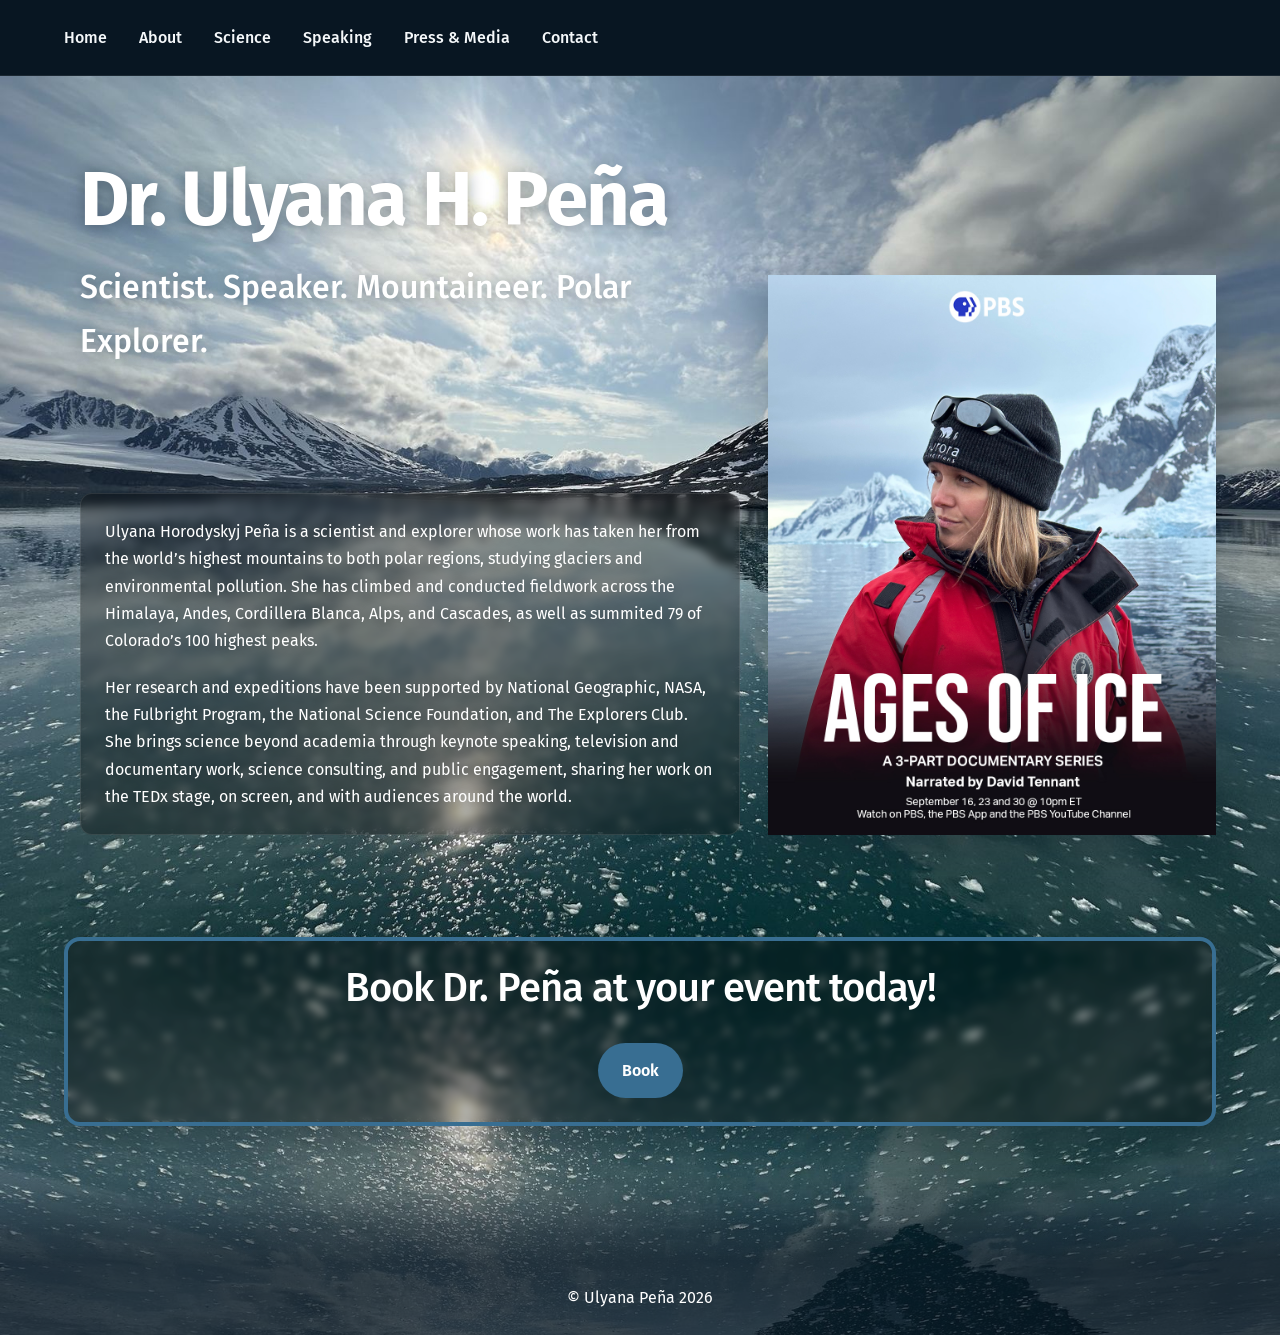
<file: index.html>
<!DOCTYPE html>
<html lang="en">
<head>
    <meta charset="UTF-8">
    <meta name="viewport" content="width=device-width, initial-scale=1.0">
    <title>Ulyana H Peña</title>
    <link rel="preconnect" href="https://fonts.googleapis.com">
    <link rel="preconnect" href="https://fonts.gstatic.com" crossorigin>
    <link href="https://fonts.googleapis.com/css2?family=Fira+Sans:ital,wght@0,100;0,200;0,300;0,400;0,500;0,600;0,700;0,800;0,900;1,100;1,200;1,300;1,400;1,500;1,600;1,700;1,800;1,900&display=swap" rel="stylesheet">
    <link rel="stylesheet" href="styles.css">
</head>
<body id="home">
   <nav>
        <a href="index.html">Home</a>
        <a href="about.html">About</a>
        <a href="science.html">Science</a>
        <a href="speaking.html">Speaking</a>
        <a href="press-and-media.html">Press &amp; Media</a>
        <a href="contact.html">Contact</a>
   </nav>
   <main>
        <section class="home-intro">
            <div class="text-block">
                <div class="home-hero__text">
                    <h1>Dr. Ulyana H. Peña</h1>
                    <p>Scientist. Speaker. Mountaineer. Polar Explorer.</p>
                </div>
                <div class="home-bio">
                    <p>Ulyana Horodyskyj Peña is a scientist and explorer whose work has taken her from the world’s highest mountains to both polar regions, studying glaciers and environmental pollution. She has climbed and conducted fieldwork across the Himalaya, Andes, Cordillera Blanca, Alps, and Cascades, as well as summited 79 of Colorado’s 100 highest peaks.</p>
                    <p>Her research and expeditions have been supported by National Geographic, NASA, the Fulbright Program, the National Science Foundation, and The Explorers Club. She brings science beyond academia through keynote speaking, television and documentary work, science consulting, and public engagement, sharing her work on the TEDx stage, on screen, and with audiences around the world.</p>
                </div>
            </div>
            <div class="photo-block">
                <img src="img/small/AOI_Social_PBS_Dr Ulyana Horodyskyj Peña.jpg" alt="Dr. Ulyana Peña featured in the PBS documentary series Ages of Ice">
            </div>
        </section>

        <a class="card booking-card" href="contact.html">
            <h2>Book Dr. Peña at your event today!</h2>
            <span class="button">Book</span>
        </a>
   </main>
   <footer>
        <p>&copy; Ulyana Peña 2026</p>
   </footer>
    
</body>
</html>
</file>
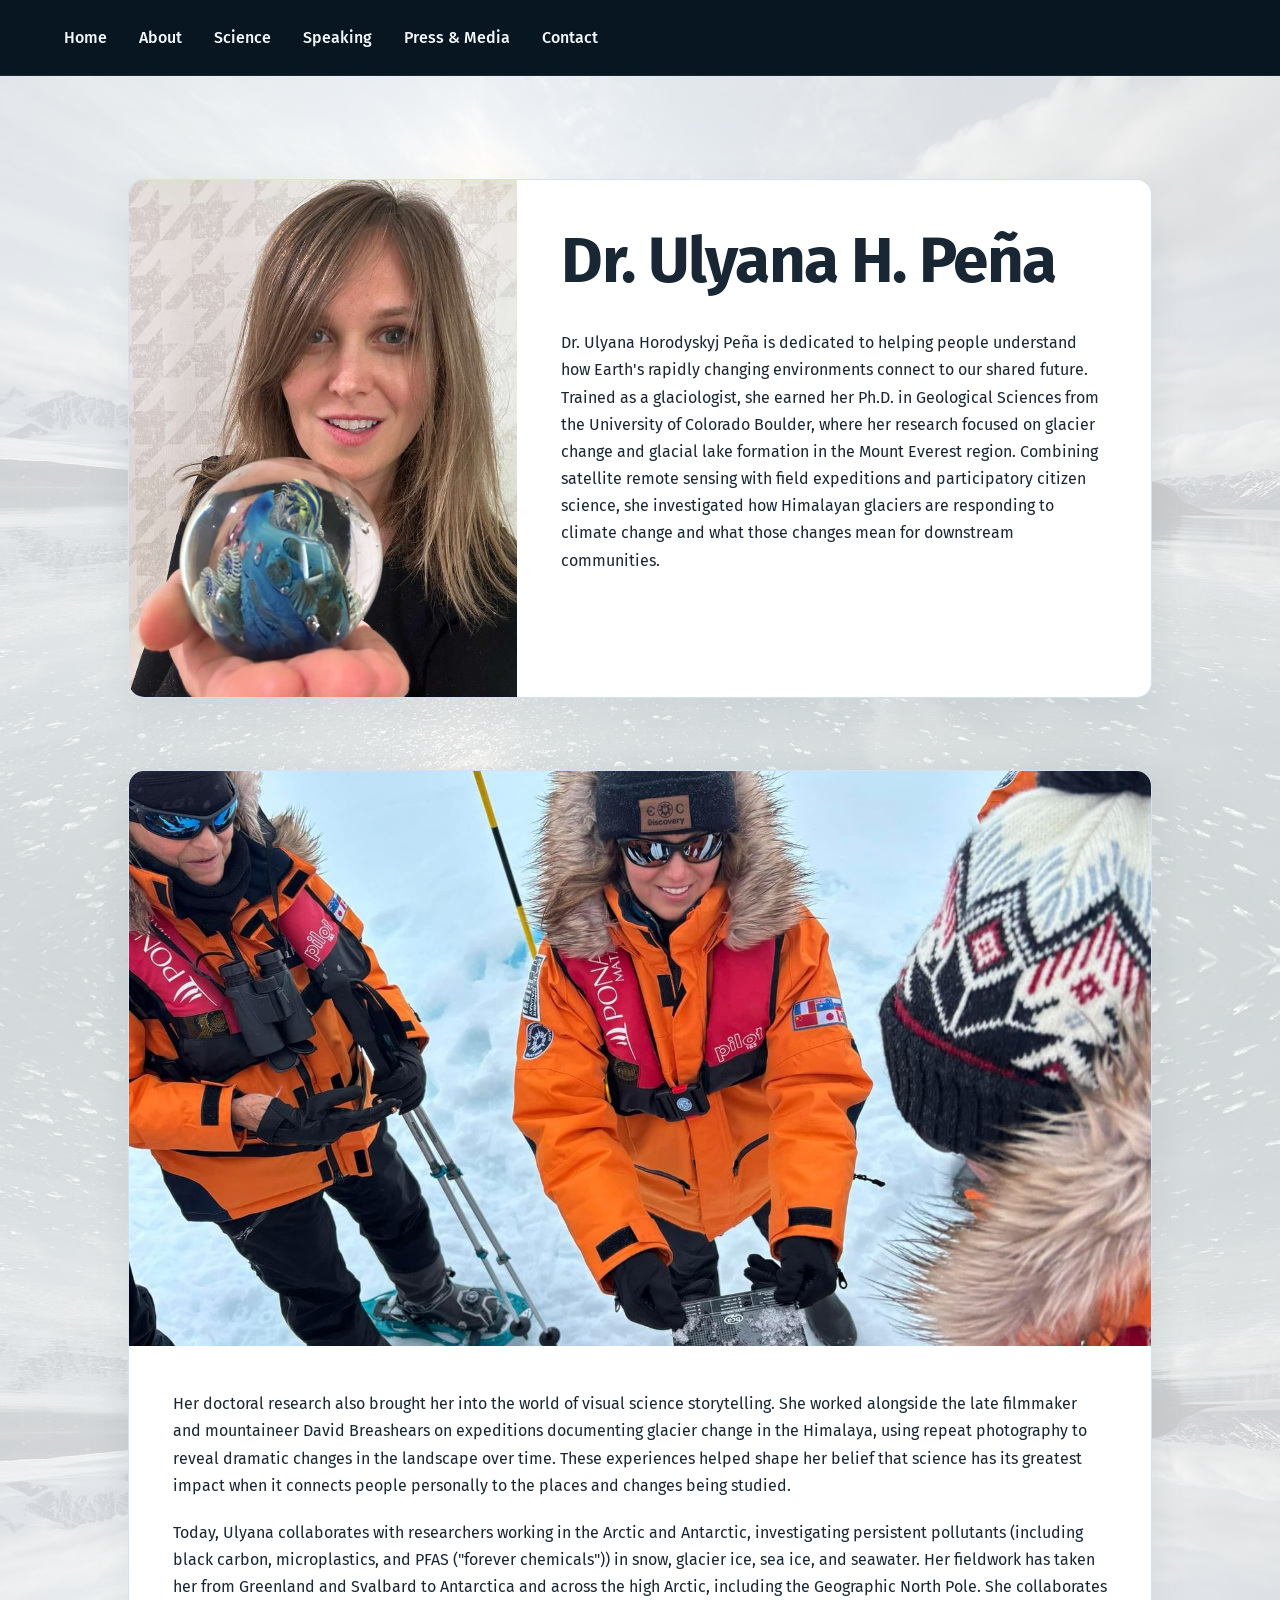
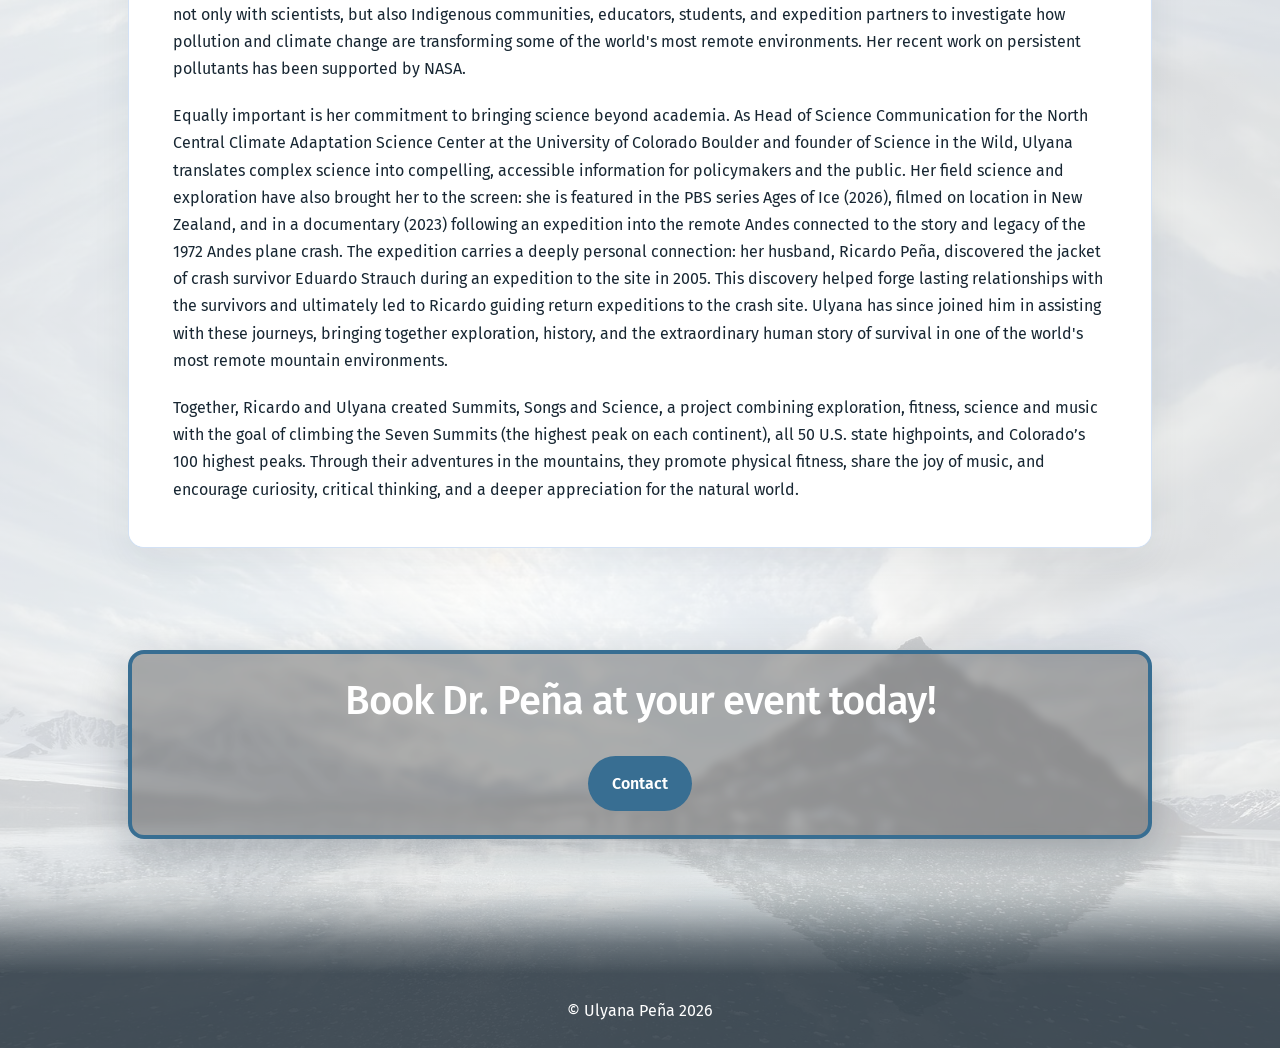
<file: about.html>
<!DOCTYPE html>
<html lang="en">
<head>
    <meta charset="UTF-8">
    <meta name="viewport" content="width=device-width, initial-scale=1.0">
    <title>About | Ulyana H Peña</title>
    <link rel="preconnect" href="https://fonts.googleapis.com">
    <link rel="preconnect" href="https://fonts.gstatic.com" crossorigin>
    <link href="https://fonts.googleapis.com/css2?family=Fira+Sans:ital,wght@0,100;0,200;0,300;0,400;0,500;0,600;0,700;0,800;0,900;1,100;1,200;1,300;1,400;1,500;1,600;1,700;1,800;1,900&display=swap" rel="stylesheet">
    <link rel="stylesheet" href="styles.css">
</head>
<body id="about">
    <nav>
        <a href="index.html">Home</a>
        <a href="about.html">About</a>
        <a href="science.html">Science</a>
        <a href="speaking.html">Speaking</a>
        <a href="press-and-media.html">Press &amp; Media</a>
        <a href="contact.html">Contact</a>
    </nav>
    <main>
        <section class="about block-container">
            <article class="photo-text-block">
                <div class="photo-block">
                    <img src="img/small/home-ulyana.jpg" alt="Dr. Ulyana Peña holding a glass globe">
                </div>
                <div class="text-block">
                    <h1>Dr. Ulyana H. Peña</h1>
                    <p>Dr. Ulyana Horodyskyj Peña is dedicated to helping people understand how Earth's rapidly changing environments connect to our shared future. Trained as a glaciologist, she earned her Ph.D. in Geological Sciences from the University of Colorado Boulder, where her research focused on glacier change and glacial lake formation in the Mount Everest region. Combining satellite remote sensing with field expeditions and participatory citizen science, she investigated how Himalayan glaciers are responding to climate change and what those changes mean for downstream communities.</p>
                </div>
            </article>

            <article class="photo-text-block photo-text-block--stacked">
                <div class="photo-block">
                    <img src="img/small/home-sampling.jpg" alt="Researchers collecting samples on Arctic sea ice">
                </div>
                <div class="text-block">
                    <p>Her doctoral research also brought her into the world of visual science storytelling. She worked alongside the late filmmaker and mountaineer David Breashears on expeditions documenting glacier change in the Himalaya, using repeat photography to reveal dramatic changes in the landscape over time. These experiences helped shape her belief that science has its greatest impact when it connects people personally to the places and changes being studied.</p>
                    <p>Today, Ulyana collaborates with researchers working in the Arctic and Antarctic, investigating persistent pollutants (including black carbon, microplastics, and PFAS ("forever chemicals")) in snow, glacier ice, sea ice, and seawater. Her fieldwork has taken her from Greenland and Svalbard to Antarctica and across the high Arctic, including the Geographic North Pole. She collaborates not only with scientists, but also Indigenous communities, educators, students, and expedition partners to investigate how pollution and climate change are transforming some of the world's most remote environments. Her recent work on persistent pollutants has been supported by NASA.</p>
                    <p>Equally important is her commitment to bringing science beyond academia. As Head of Science Communication for the North Central Climate Adaptation Science Center at the University of Colorado Boulder and founder of Science in the Wild, Ulyana translates complex science into compelling, accessible information for policymakers and the public. Her field science and exploration have also brought her to the screen: she is featured in the PBS series Ages of Ice (2026), filmed on location in New Zealand, and in a documentary (2023) following an expedition into the remote Andes connected to the story and legacy of the 1972 Andes plane crash. The expedition carries a deeply personal connection: her husband, Ricardo Peña, discovered the jacket of crash survivor Eduardo Strauch during an expedition to the site in 2005. This discovery helped forge lasting relationships with the survivors and ultimately led to Ricardo guiding return expeditions to the crash site. Ulyana has since joined him in assisting with these journeys, bringing together exploration, history, and the extraordinary human story of survival in one of the world's most remote mountain environments.</p>
                    <p>Together, Ricardo and Ulyana created Summits, Songs and Science, a project combining exploration, fitness, science and music with the goal of climbing the Seven Summits (the highest peak on each continent), all 50 U.S. state highpoints, and Colorado’s 100 highest peaks. Through their adventures in the mountains, they promote physical fitness, share the joy of music, and encourage curiosity, critical thinking, and a deeper appreciation for the natural world.</p>
                </div>
            </article>
        </section>
        <a class="card booking-card" href="contact.html">
            <h2>Book Dr. Peña at your event today!</h2>
            <span class="button">Contact</span>
        </a>
    </main>
    <footer>
        <p>&copy; Ulyana Peña 2026</p>
    </footer>
</body>
</html>
</file>
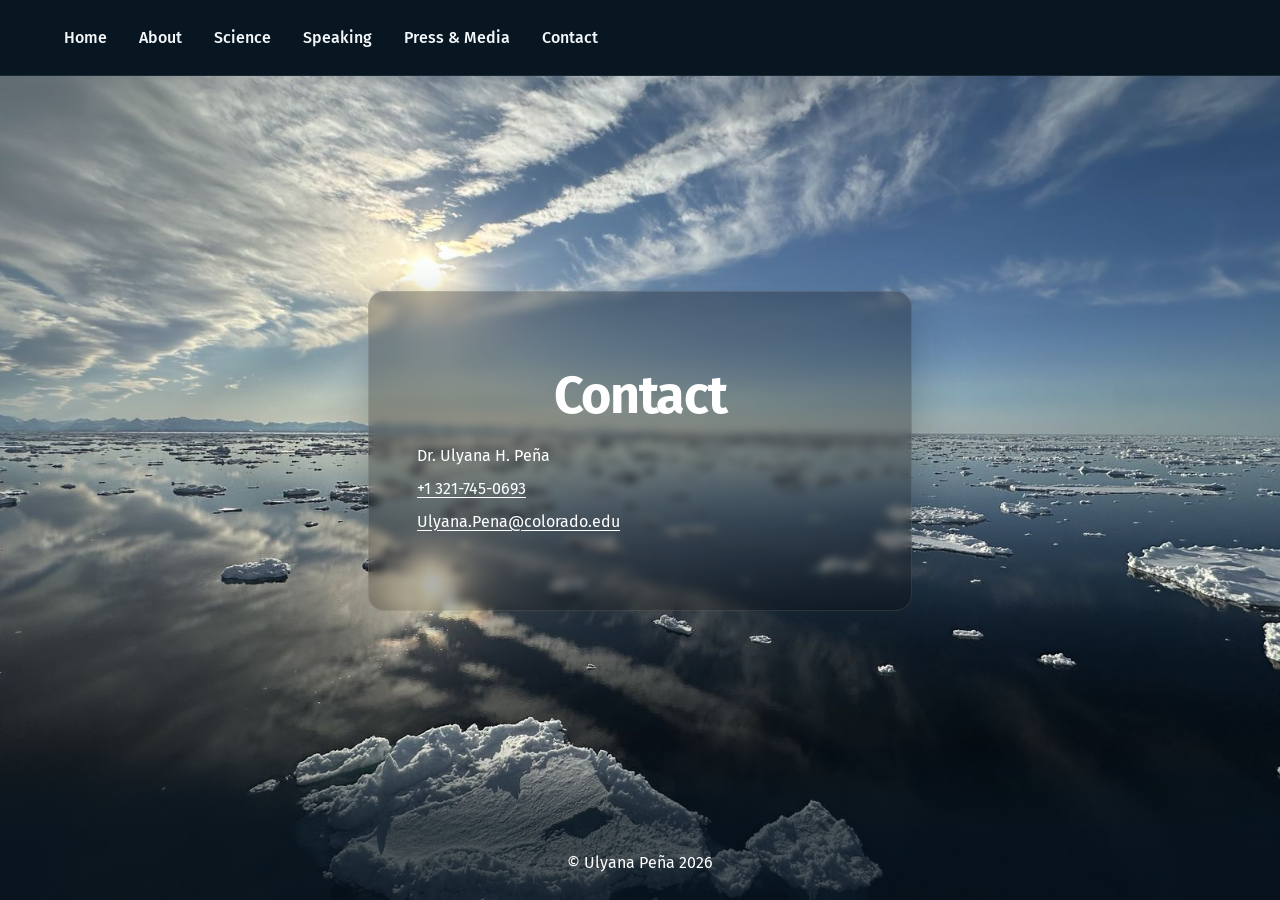
<file: contact.html>
<!DOCTYPE html>
<html lang="en">
<head>
    <meta charset="UTF-8">
    <meta name="viewport" content="width=device-width, initial-scale=1.0">
    <title>Contact | Ulyana H Peña</title>
    <link rel="preconnect" href="https://fonts.googleapis.com">
    <link rel="preconnect" href="https://fonts.gstatic.com" crossorigin>
    <link href="https://fonts.googleapis.com/css2?family=Fira+Sans:ital,wght@0,100;0,200;0,300;0,400;0,500;0,600;0,700;0,800;0,900;1,100;1,200;1,300;1,400;1,500;1,600;1,700;1,800;1,900&display=swap" rel="stylesheet">
    <link rel="stylesheet" href="styles.css">
</head>
<body id="contact">
    <nav>
        <a href="index.html">Home</a>
        <a href="about.html">About</a>
        <a href="science.html">Science</a>
        <a href="speaking.html">Speaking</a>
        <a href="press-and-media.html">Press &amp; Media</a>
        <a href="contact.html">Contact</a>
    </nav>

    <main>
        <section class="card contact">
            <h1>Contact</h1>

            <address>
                <p>Dr. Ulyana H. Peña</p>
                <p><a href="tel:+13217450693">+1 321-745-0693</a></p>
                <p><a href="mailto:Ulyana.Pena@colorado.edu">Ulyana.Pena@colorado.edu</a></p>
            </address>
        </section>
    </main>

    <footer>
        <p>&copy; Ulyana Peña 2026</p>
    </footer>
</body>
</html>
</file>
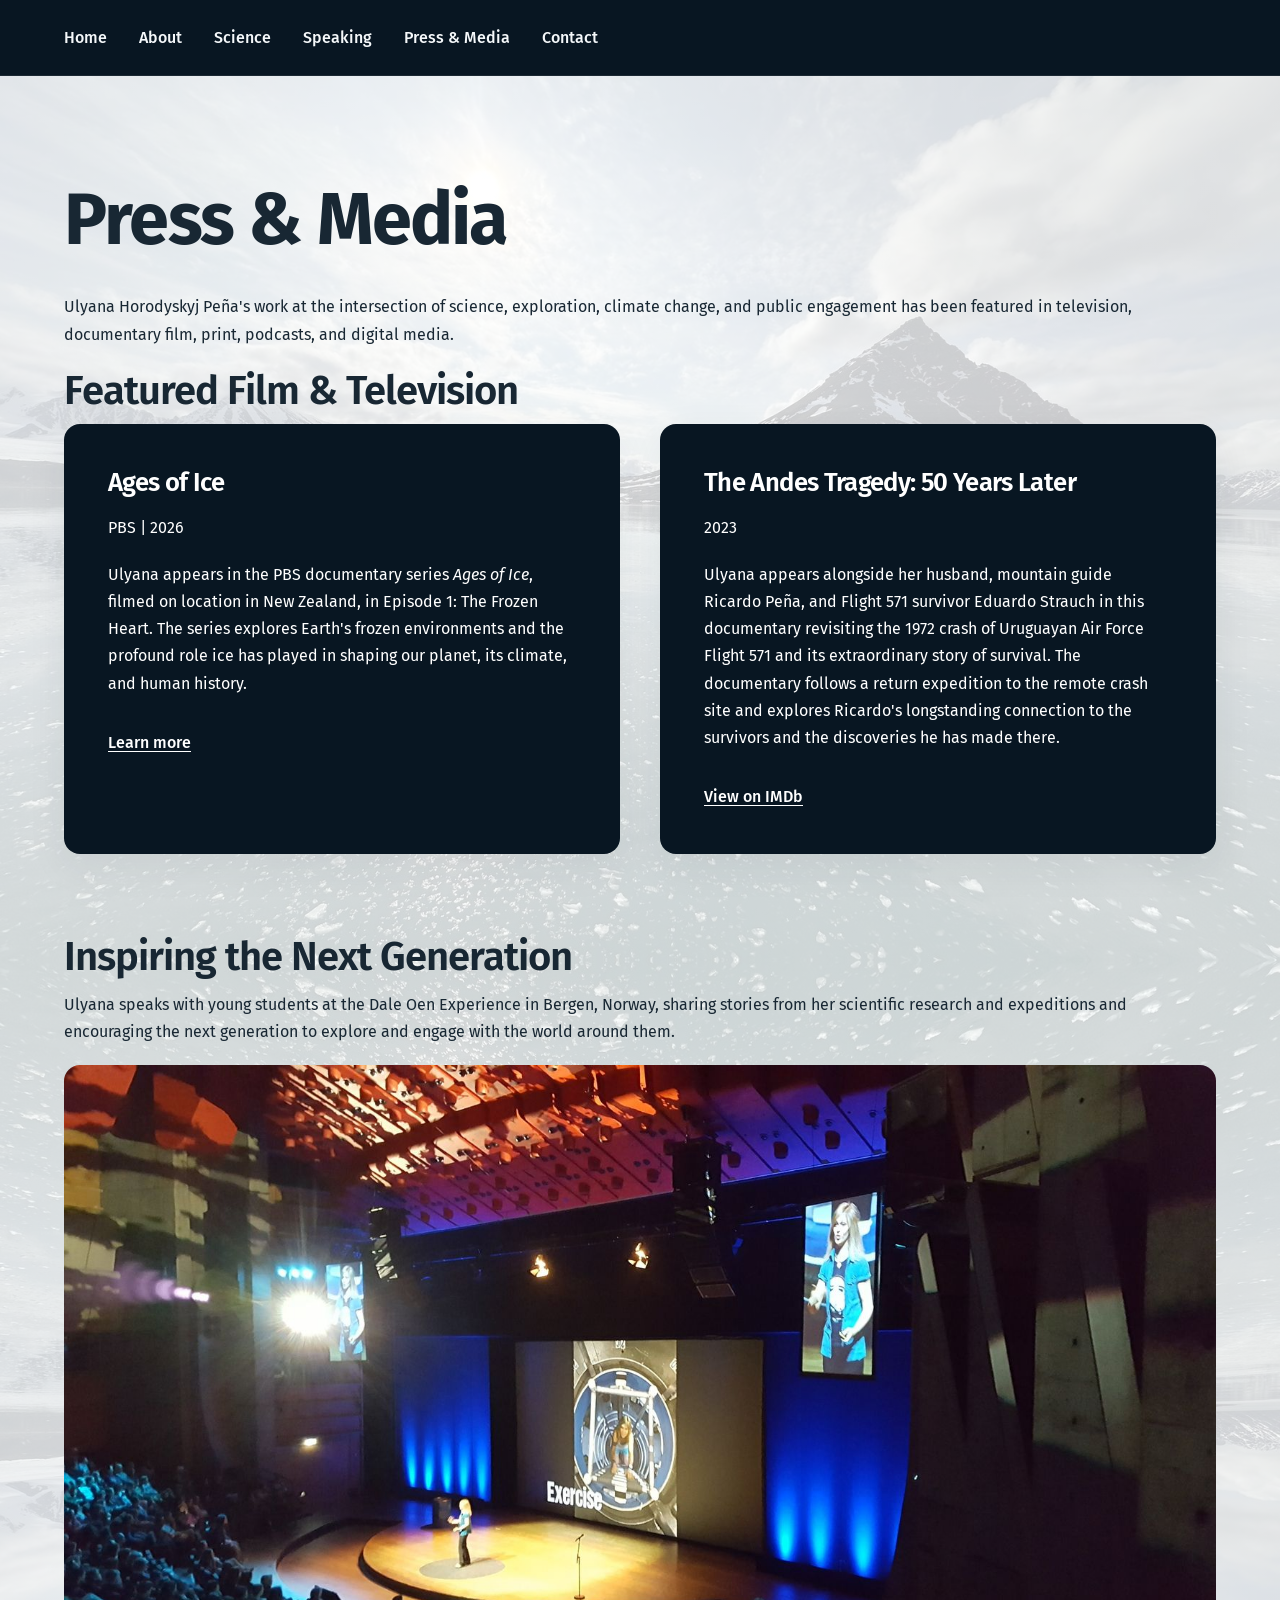
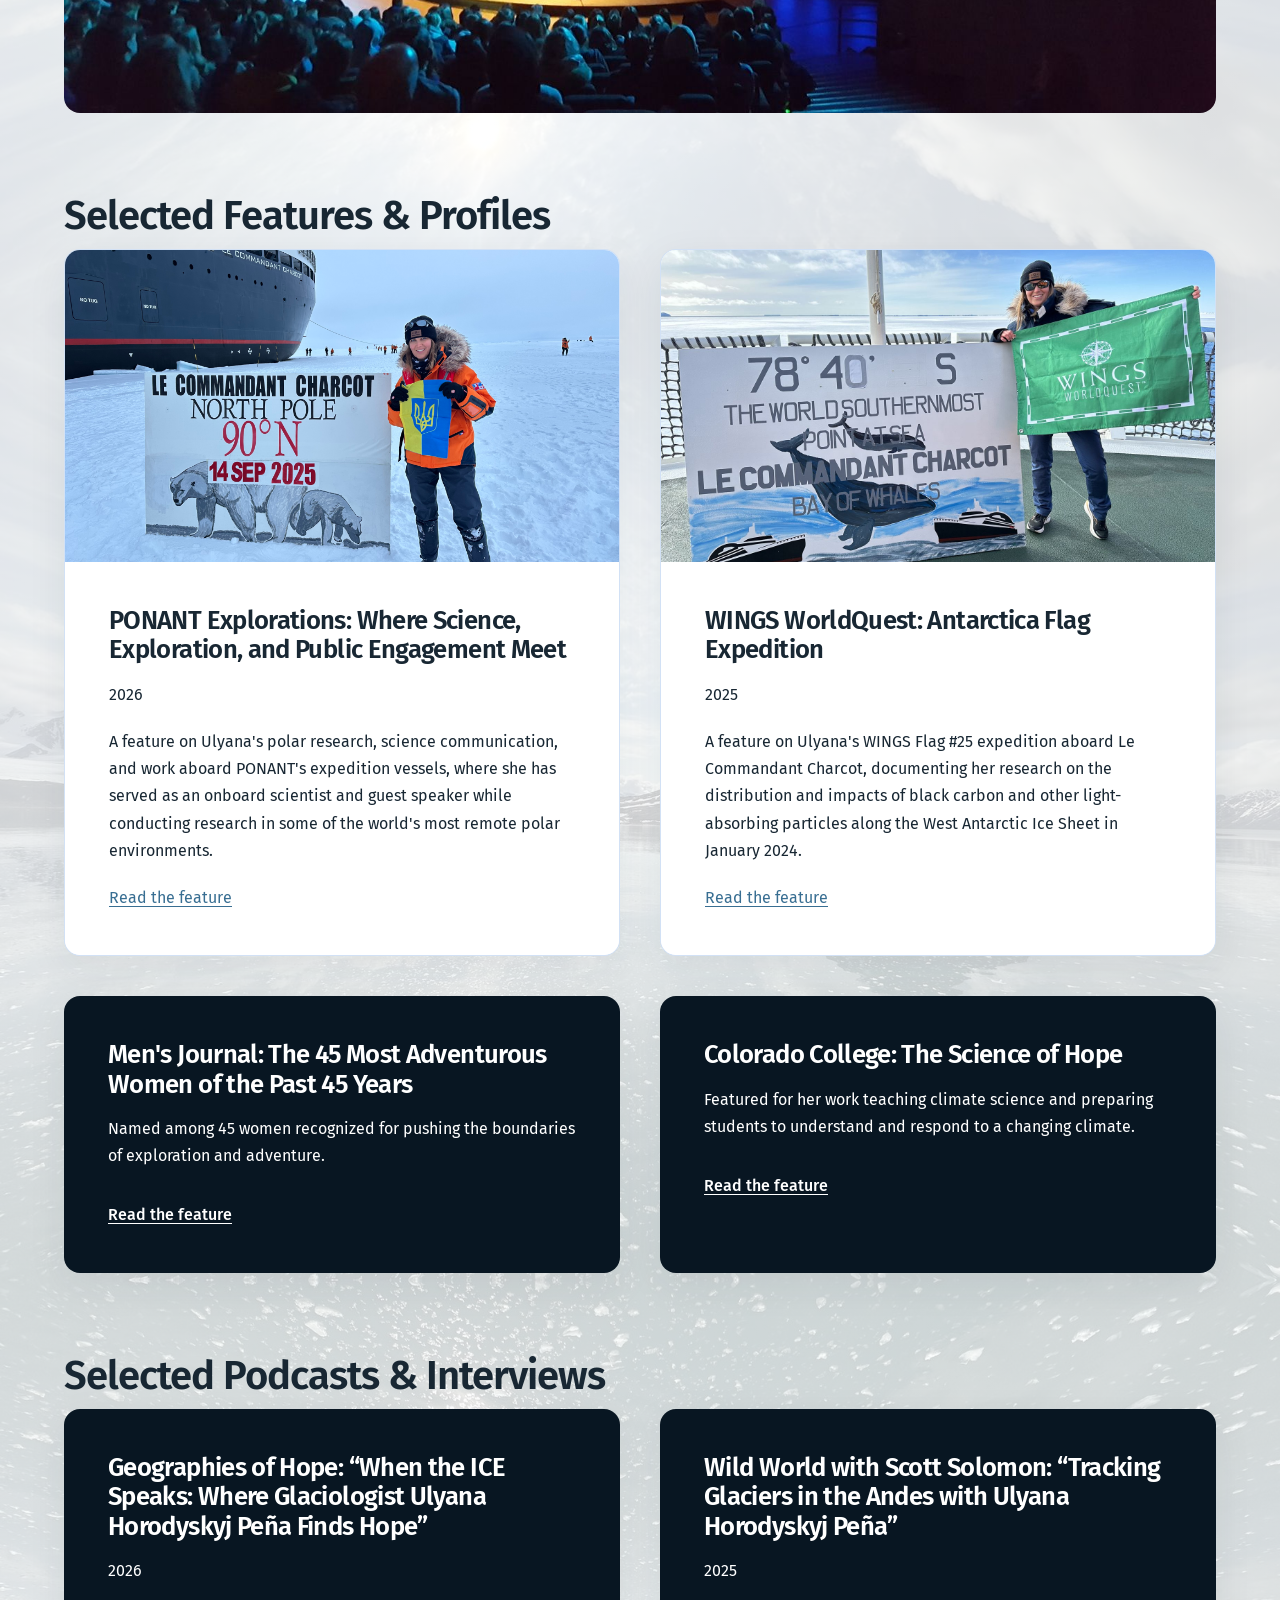
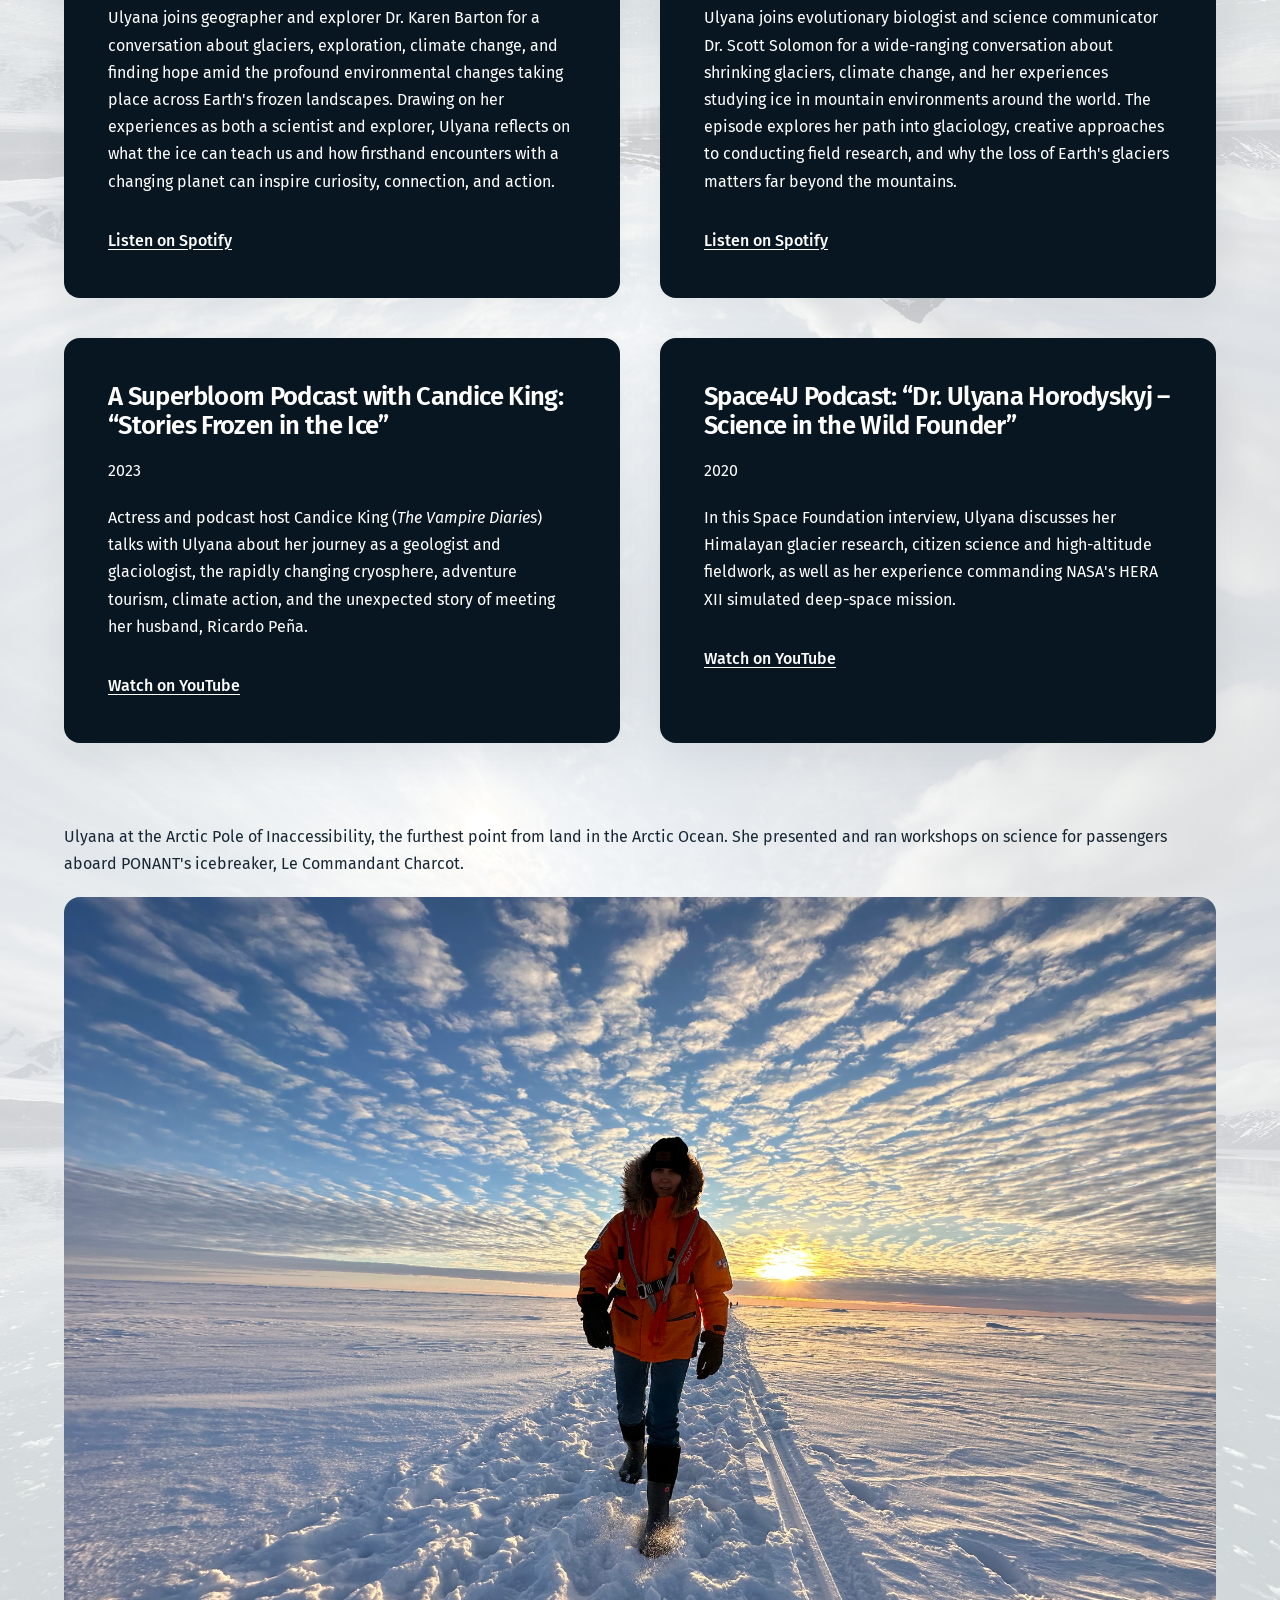
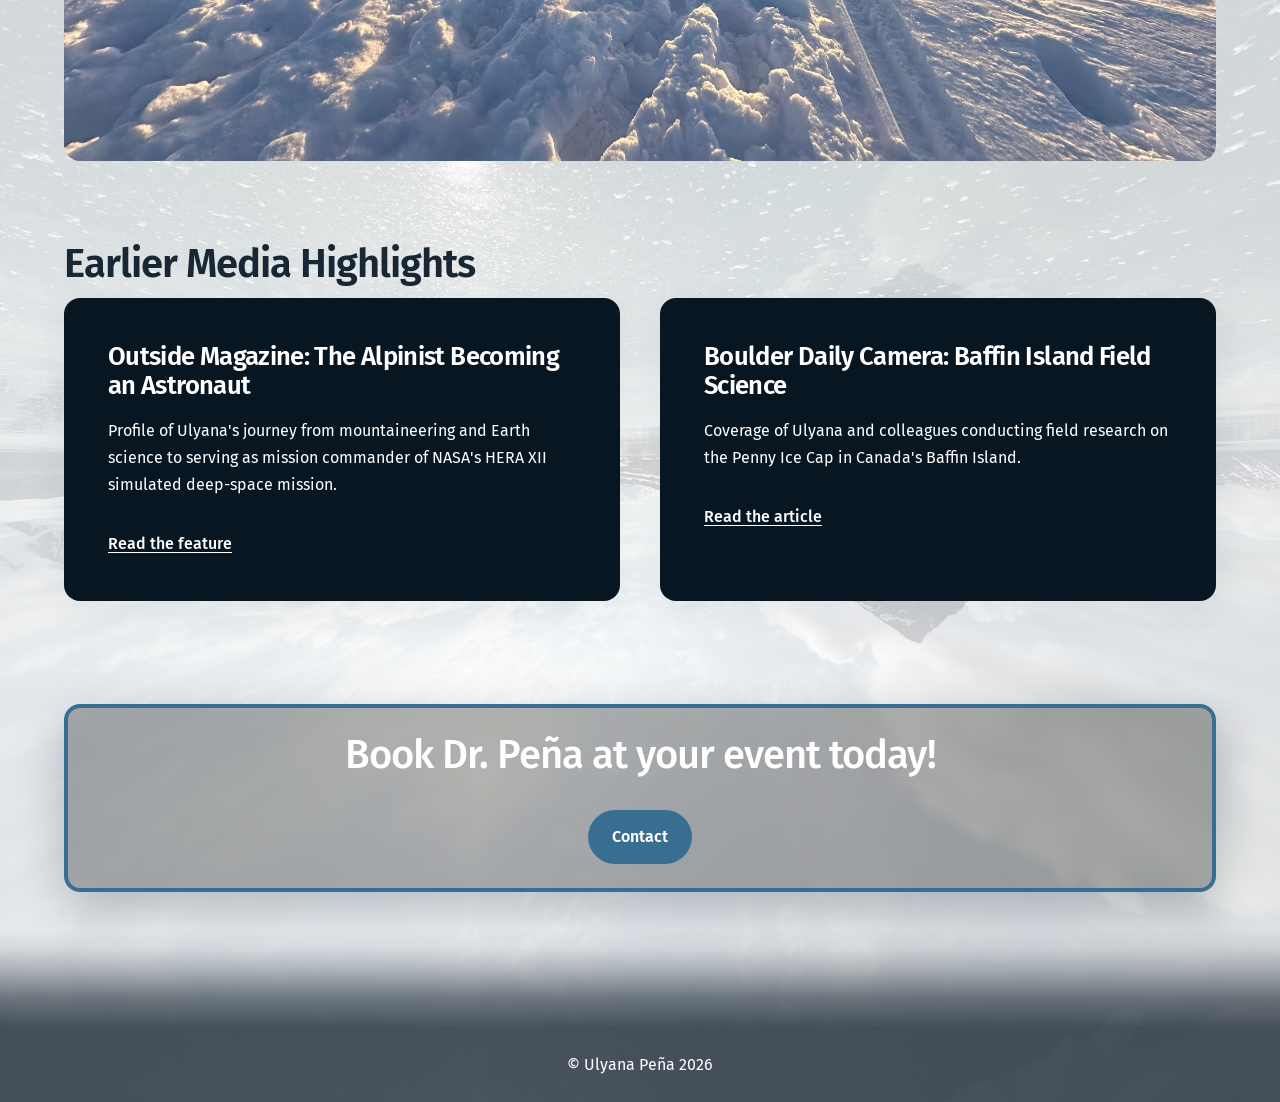
<file: press-and-media.html>
<!DOCTYPE html>
<html lang="en">
<head>
    <meta charset="UTF-8">
    <meta name="viewport" content="width=device-width, initial-scale=1.0">
    <title>Press &amp; Media | Ulyana H Peña</title>
    <link rel="preconnect" href="https://fonts.googleapis.com">
    <link rel="preconnect" href="https://fonts.gstatic.com" crossorigin>
    <link href="https://fonts.googleapis.com/css2?family=Fira+Sans:ital,wght@0,100;0,200;0,300;0,400;0,500;0,600;0,700;0,800;0,900;1,100;1,200;1,300;1,400;1,500;1,600;1,700;1,800;1,900&display=swap" rel="stylesheet">
    <link rel="stylesheet" href="styles.css">
</head>
<body>
    <nav>
        <a href="index.html">Home</a>
        <a href="about.html">About</a>
        <a href="science.html">Science</a>
        <a href="speaking.html">Speaking</a>
        <a href="press-and-media.html">Press &amp; Media</a>
        <a href="contact.html">Contact</a>
    </nav>

    <main>
        <section class="press">
            <h1>Press &amp; Media</h1>

            <p>Ulyana Horodyskyj Peña's work at the intersection of science, exploration, climate change, and public engagement has been featured in television, documentary film, print, podcasts, and digital media.</p>

            <section class="press__film">
                <h2>Featured Film &amp; Television</h2>
                <div class="card-grid">
                <article class="card press__feature">
                    <h3>Ages of Ice</h3>
                    <p>PBS | 2026</p>
                    <p>Ulyana appears in the PBS documentary series <em>Ages of Ice</em>, filmed on location in New Zealand, in Episode 1: The Frozen Heart. The series explores Earth's frozen environments and the profound role ice has played in shaping our planet, its climate, and human history.</p>
                    <a href="https://www.pbs.org/about/about-pbs/blogs/news/pbs-announces-september-16-premiere-of-ages-of-ice-narrated-by-david-tennant/">Learn more</a>
                </article>

                <article class="card press__feature">
                    <h3>The Andes Tragedy: 50 Years Later</h3>
                    <p>2023</p>
                    <p>Ulyana appears alongside her husband, mountain guide Ricardo Peña, and Flight 571 survivor Eduardo Strauch in this documentary revisiting the 1972 crash of Uruguayan Air Force Flight 571 and its extraordinary story of survival. The documentary follows a return expedition to the remote crash site and explores Ricardo's longstanding connection to the survivors and the discoveries he has made there.</p>
                    <a href="https://www.imdb.com/title/tt27854668/">View on IMDb</a>
                </article>
                </div>
            </section>

            <section class="press__speaking-photo">
                <h2>Inspiring the Next Generation</h2>
                <p>Ulyana speaks with young students at the Dale Oen Experience in Bergen, Norway, sharing stories from her scientific research and expeditions and encouraging the next generation to explore and engage with the world around them. </p>
                <div class="photo-block">
                    <img src="img/small/speaking-publictalk.jpg" alt="Dr. Ulyana Peña giving a public talk in Bergen, Norway">
                </div>
            </section>

            <section class="press__features">
                <h2>Selected Features &amp; Profiles</h2>
                <div class="card-grid">
                    <article class="photo-text-block photo-text-block--stacked press__feature">
                        <div class="photo-block">
                            <img src="img/small/pressmedia-northpole.jpg" alt="Ulyana Peña at the North Pole">
                        </div>
                        <div class="text-block">
                            <h3>PONANT Explorations: Where Science, Exploration, and Public Engagement Meet</h3>
                            <p>2026</p>
                            <p>A feature on Ulyana's polar research, science communication, and work aboard PONANT's expedition vessels, where she has served as an onboard scientist and guest speaker while conducting research in some of the world's most remote polar environments.</p>
                            <a href="https://escales.ponant.com/us/where-science-exploration-public-engagement-meet">Read the feature</a>
                        </div>
                    </article>

                <article class="photo-text-block photo-text-block--stacked press__feature">
                    <div class="photo-block">
                        <img src="img/small/pressmedia-wings.jpg" alt="WINGS WorldQuest Antarctica flag expedition">
                    </div>
                    <div class="text-block">
                        <h3>WINGS WorldQuest: Antarctica Flag Expedition</h3>
                        <p>2025</p>
                        <p>A feature on Ulyana's WINGS Flag #25 expedition aboard Le Commandant Charcot, documenting her research on the distribution and impacts of black carbon and other light-absorbing particles along the West Antarctic Ice Sheet in January 2024.</p>
                        <a href="https://wingswomenofdiscovery.org/wp-content/uploads/2025/06/Flag-Report-Ulyana-Pena-2024-1.pdf">Read the feature</a>
                    </div>
                </article>

                <article class="card press__feature">
                    <h3>Men's Journal: The 45 Most Adventurous Women of the Past 45 Years</h3>
                    <p>Named among 45 women recognized for pushing the boundaries of exploration and adventure.</p>
                    <a href="https://www.mensjournal.com/travel/the-25-most-adventurous-women-of-the-past-25-years-w476998">Read the feature</a>
                </article>

                <article class="card press__feature">
                    <h3>Colorado College: The Science of Hope</h3>
                    <p>Featured for her work teaching climate science and preparing students to understand and respond to a changing climate.</p>
                    <a href="https://www.coloradocollege.edu/newsevents/newsroom/the-science-of-hope-training-for-the-future-of-climate-change.html">Read the feature</a>
                </article>
                    
                </div>
            </section>

            <section class="press__podcasts">
                <h2>Selected Podcasts &amp; Interviews</h2>
                <div class="card-grid">
                <article class="card press__feature">
                    <h3>Geographies of Hope: “When the ICE Speaks: Where Glaciologist Ulyana Horodyskyj Peña Finds Hope”</h3>
                    <p>2026</p>
                    <p>Ulyana joins geographer and explorer Dr. Karen Barton for a conversation about glaciers, exploration, climate change, and finding hope amid the profound environmental changes taking place across Earth's frozen landscapes. Drawing on her experiences as both a scientist and explorer, Ulyana reflects on what the ice can teach us and how firsthand encounters with a changing planet can inspire curiosity, connection, and action.</p>
                    <a href="https://open.spotify.com/episode/3E028oCqdXPgsGt0bii23S">Listen on Spotify</a>
                </article>

                <article class="card press__feature">
                    <h3>Wild World with Scott Solomon: “Tracking Glaciers in the Andes with Ulyana Horodyskyj Peña”</h3>
                    <p>2025</p>
                    <p>Ulyana joins evolutionary biologist and science communicator Dr. Scott Solomon for a wide-ranging conversation about shrinking glaciers, climate change, and her experiences studying ice in mountain environments around the world. The episode explores her path into glaciology, creative approaches to conducting field research, and why the loss of Earth's glaciers matters far beyond the mountains.</p>
                    <a href="https://open.spotify.com/episode/6OwDXi80iQqWjIdugIOO8R">Listen on Spotify</a>
                </article>

                <article class="card press__feature">
                    <h3>A Superbloom Podcast with Candice King: “Stories Frozen in the Ice”</h3>
                    <p>2023</p>
                    <p>Actress and podcast host Candice King (<em>The Vampire Diaries</em>) talks with Ulyana about her journey as a geologist and glaciologist, the rapidly changing cryosphere, adventure tourism, climate action, and the unexpected story of meeting her husband, Ricardo Peña.</p>
                    <a href="https://www.youtube.com/watch?v=nl--t_45Fk0&list=PLK4-CODOPWDiJUL7Vl9hY6u6zPMSZVIuw&index=12&t=1794s">Watch on YouTube</a>
                </article>

                <article class="card press__feature">
                    <h3>Space4U Podcast: “Dr. Ulyana Horodyskyj – Science in the Wild Founder”</h3>
                    <p>2020</p>
                    <p>In this Space Foundation interview, Ulyana discusses her Himalayan glacier research, citizen science and high-altitude fieldwork, as well as her experience commanding NASA's HERA XII simulated deep-space mission.</p>
                    <a href="https://www.youtube.com/watch?v=8_Ekqh2Izis">Watch on YouTube</a>
                </article>
                </div>
            </section>

           <section class="press__poi-photo">
                <p>Ulyana at the Arctic Pole of Inaccessibility, the furthest point from land in the Arctic Ocean. She presented and ran workshops on science for passengers aboard PONANT's icebreaker, Le Commandant Charcot. </p>
                <div class="photo-block">
                    <img src="img/small/pressmedia-poi.jpg" alt="Dr. Ulyana Peña at the POI">
                </div>
            </section>

            <section class="press__highlights">
                <h2>Earlier Media Highlights</h2>
                <div class="card-grid">
                <article class="card press__feature">
                    <h3>Outside Magazine: The Alpinist Becoming an Astronaut</h3>
                    <p>Profile of Ulyana's journey from mountaineering and Earth science to serving as mission commander of NASA's HERA XII simulated deep-space mission.</p>
                    <a href="https://www.outsideonline.com/outdoor-adventure/climbing/tools-i-use-ulyana-horodyskyj/?scope=anon">Read the feature</a>
                </article>

                <article class="card press__feature">
                    <h3>Boulder Daily Camera: Baffin Island Field Science</h3>
                    <p>Coverage of Ulyana and colleagues conducting field research on the Penny Ice Cap in Canada's Baffin Island.</p>
                    <a href="https://www.dailycamera.com/2016/05/20/boulder-trio-of-scientists-found-challenging-changing-laboratory-at-baffin-island/">Read the article</a>
                </article>
                </div>
            </section>
        </section>
        <a class="card booking-card" href="contact.html">
            <h2>Book Dr. Peña at your event today!</h2>
            <span class="button">Contact</span>
        </a>
    </main>

    <footer>
        <p>&copy; Ulyana Peña 2026</p>
    </footer>
</body>
</html>
</file>
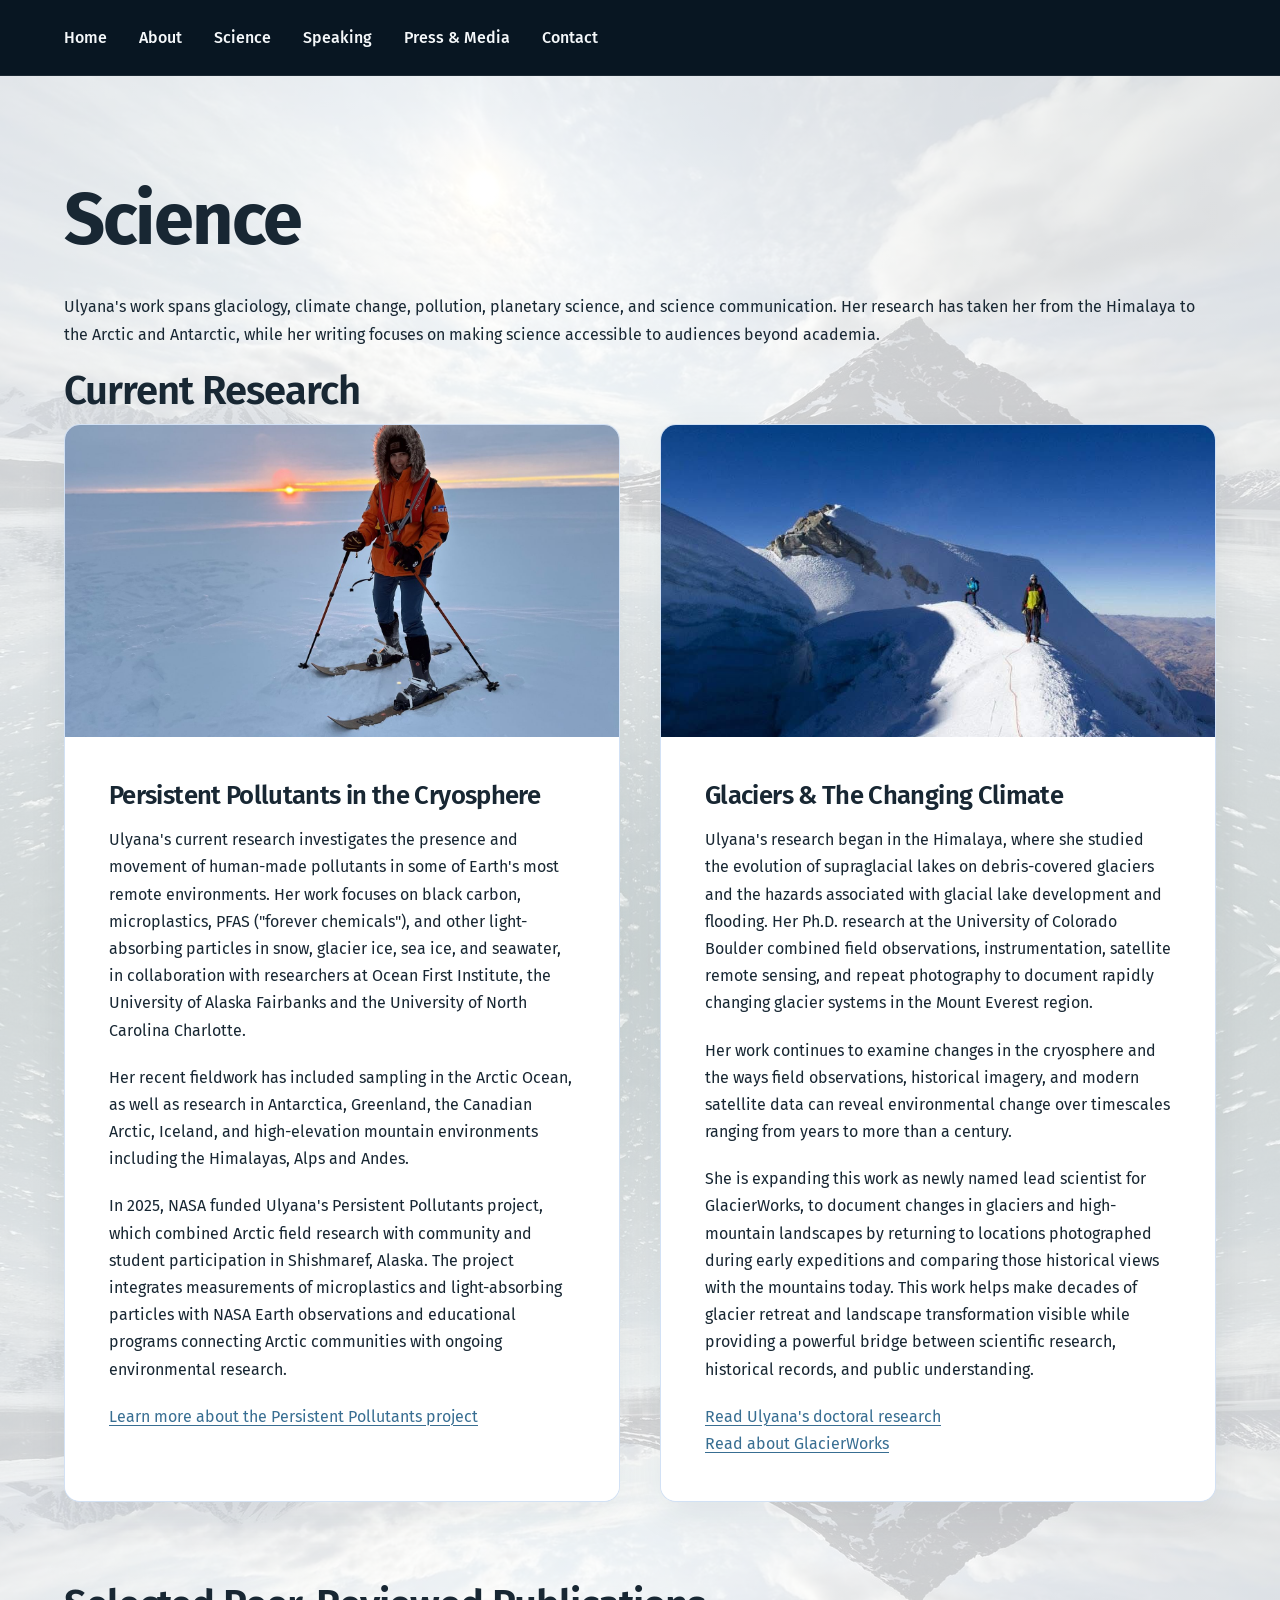
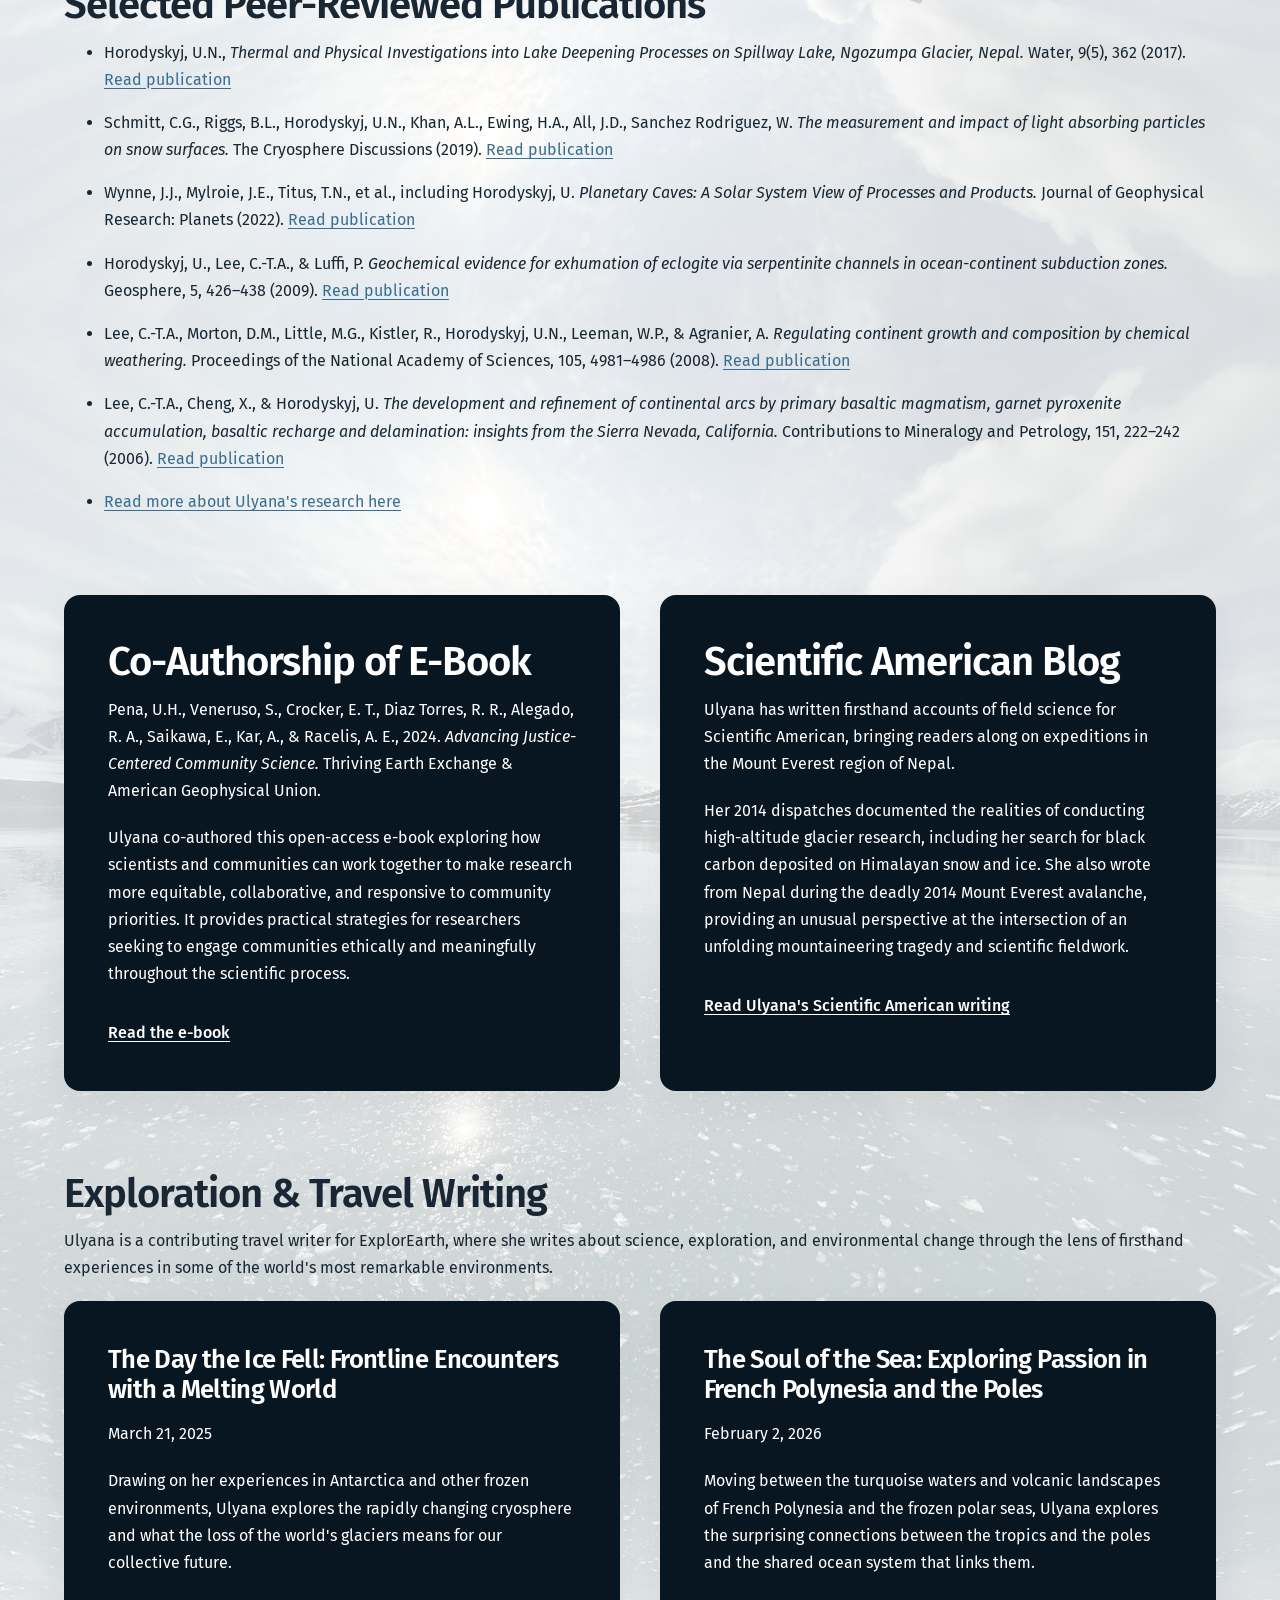
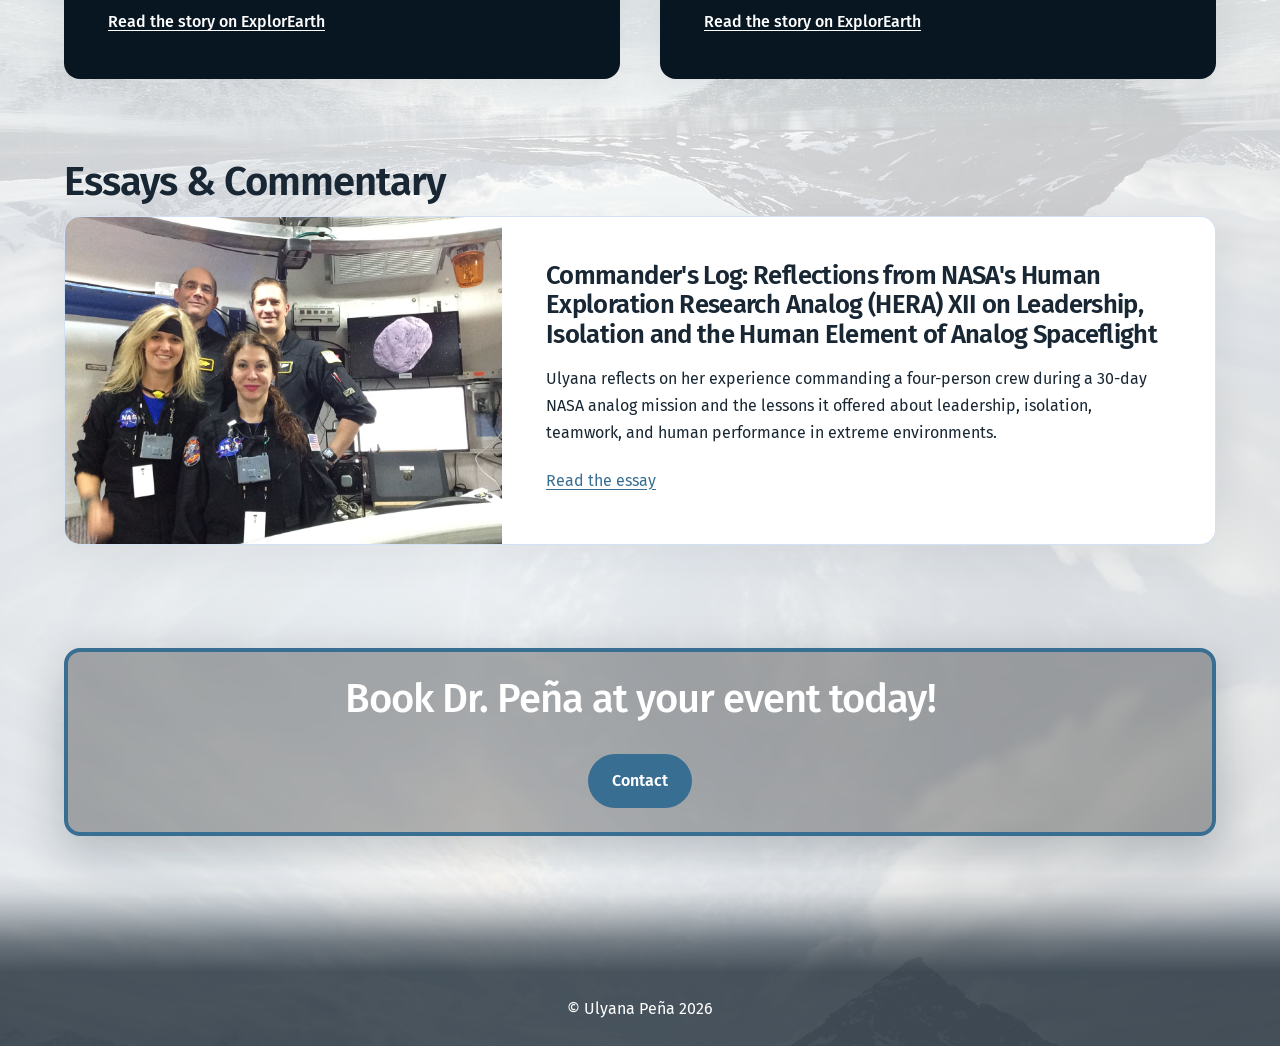
<file: science.html>
<!DOCTYPE html>
<html lang="en">
<head>
    <meta charset="UTF-8">
    <meta name="viewport" content="width=device-width, initial-scale=1.0">
    <title>Science | Ulyana H Peña</title>
    <link rel="preconnect" href="https://fonts.googleapis.com">
    <link rel="preconnect" href="https://fonts.gstatic.com" crossorigin>
    <link href="https://fonts.googleapis.com/css2?family=Fira+Sans:ital,wght@0,100;0,200;0,300;0,400;0,500;0,600;0,700;0,800;0,900;1,100;1,200;1,300;1,400;1,500;1,600;1,700;1,800;1,900&display=swap" rel="stylesheet">
    <link rel="stylesheet" href="styles.css">
</head>
<body>
    <nav>
        <a href="index.html">Home</a>
        <a href="about.html">About</a>
        <a href="science.html">Science</a>
        <a href="speaking.html">Speaking</a>
        <a href="press-and-media.html">Press &amp; Media</a>
        <a href="contact.html">Contact</a>
    </nav>
    <main>
        <section class="science">
            <h1>Science</h1>
            <p>Ulyana's work spans glaciology, climate change, pollution, planetary science, and science communication. Her research has taken her from the Himalaya to the Arctic and Antarctic, while her writing focuses on making science accessible to audiences beyond academia.</p>

            <section class="science__research">
                <h2>Current Research</h2>
                <div class="card-grid">
                <article class="photo-text-block photo-text-block--stacked science__research-item">
                    <div class="photo-block">
                        <img src="img/small/science-polar.jpg" alt="Polar field research on snow and sea ice">
                    </div>
                    <div class="text-block">
                        <h3>Persistent Pollutants in the Cryosphere</h3>
                        <p>Ulyana's current research investigates the presence and movement of human-made pollutants in some of Earth's most remote environments. Her work focuses on black carbon, microplastics, PFAS ("forever chemicals"), and other light-absorbing particles in snow, glacier ice, sea ice, and seawater, in collaboration with researchers at Ocean First Institute, the University of Alaska Fairbanks and the University of North Carolina Charlotte.</p>
                        <p>Her recent fieldwork has included sampling in the Arctic Ocean, as well as research in Antarctica, Greenland, the Canadian Arctic, Iceland, and high-elevation mountain environments including the Himalayas, Alps and Andes.</p>
                        <p>In 2025, NASA funded Ulyana's Persistent Pollutants project, which combined Arctic field research with community and student participation in Shishmaref, Alaska. The project integrates measurements of microplastics and light-absorbing particles with NASA Earth observations and educational programs connecting Arctic communities with ongoing environmental research.</p>
                        <a href="https://scope.asu.edu/ulyana-horodyskyj-pena-phd/">Learn more about the Persistent Pollutants project</a>
                    </div>
                </article>

                <article class="photo-text-block photo-text-block--stacked science__research-item">
                    <div class="photo-block">
                        <img src="img/small/science-alpine.jpg" alt="Alpine glacier fieldwork in a mountain environment">
                    </div>
                    <div class="text-block">
                        <h3>Glaciers &amp; The Changing Climate</h3>
                        <p>Ulyana's research began in the Himalaya, where she studied the evolution of supraglacial lakes on debris-covered glaciers and the hazards associated with glacial lake development and flooding. Her Ph.D. research at the University of Colorado Boulder combined field observations, instrumentation, satellite remote sensing, and repeat photography to document rapidly changing glacier systems in the Mount Everest region.</p>
                        <p>Her work continues to examine changes in the cryosphere and the ways field observations, historical imagery, and modern satellite data can reveal environmental change over timescales ranging from years to more than a century.</p>
                        <p>She is expanding this work as newly named lead scientist for GlacierWorks, to document changes in glaciers and high-mountain landscapes by returning to locations photographed during early expeditions and comparing those historical views with the mountains today. This work helps make decades of glacier retreat and landscape transformation visible while providing a powerful bridge between scientific research, historical records, and public understanding.</p>
                        <a href="https://www.proquest.com/docview/1690497550">Read Ulyana's doctoral research</a>
                        <br>
                        <a href="https://www.glacier-works.org">Read about GlacierWorks</a>
                    </div>
                </article>
                </div>
            </section>

            <section class="science__publications">
                <h2>Selected Peer-Reviewed Publications</h2>
                <ul>
                    <li>Horodyskyj, U.N., <em>Thermal and Physical Investigations into Lake Deepening Processes on Spillway Lake, Ngozumpa Glacier, Nepal.</em> Water, 9(5), 362 (2017). <a href="https://doi.org/10.3390/w9050362">Read publication</a></li>
                    <li>Schmitt, C.G., Riggs, B.L., Horodyskyj, U.N., Khan, A.L., Ewing, H.A., All, J.D., Sanchez Rodriguez, W. <em>The measurement and impact of light absorbing particles on snow surfaces.</em> The Cryosphere Discussions (2019). <a href="https://tc.copernicus.org/preprints/tc-2019-162/tc-2019-162.pdf">Read publication</a></li>
                    <li>Wynne, J.J., Mylroie, J.E., Titus, T.N., et al., including Horodyskyj, U. <em>Planetary Caves: A Solar System View of Processes and Products.</em> Journal of Geophysical Research: Planets (2022). <a href="https://agupubs.onlinelibrary.wiley.com/doi/full/10.1029/2022JE007303">Read publication</a></li>
                    <li>Horodyskyj, U., Lee, C.-T.A., &amp; Luffi, P. <em>Geochemical evidence for exhumation of eclogite via serpentinite channels in ocean-continent subduction zones.</em> Geosphere, 5, 426–438 (2009). <a href="https://pubs.geoscienceworld.org/gsa/geosphere/article/5/5/426/31236/Geochemical-evidence-for-exhumation-of-eclogite">Read publication</a></li>
                    <li>Lee, C.-T.A., Morton, D.M., Little, M.G., Kistler, R., Horodyskyj, U.N., Leeman, W.P., &amp; Agranier, A. <em>Regulating continent growth and composition by chemical weathering.</em> Proceedings of the National Academy of Sciences, 105, 4981–4986 (2008). <a href="https://pubs.usgs.gov/publication/70033434">Read publication</a></li>
                    <li>Lee, C.-T.A., Cheng, X., &amp; Horodyskyj, U. <em>The development and refinement of continental arcs by primary basaltic magmatism, garnet pyroxenite accumulation, basaltic recharge and delamination: insights from the Sierra Nevada, California.</em> Contributions to Mineralogy and Petrology, 151, 222–242 (2006). <a href="https://repository.geologyscience.ru/server/api/core/bitstreams/331eb73f-1d21-4b43-8f0d-e3e95a2e7e47/content">Read publication</a></li>
                    <li><a href="https://colorado.academia.edu/UlyanaHorodyskyj">Read more about Ulyana's research here</a></li>
                </ul>
            </section>

            <section class="card-grid">
                <article class="card science__ebook">
                    <h2>Co-Authorship of E-Book</h2>
                    <p>Pena, U.H., Veneruso, S., Crocker, E. T., Diaz Torres, R. R., Alegado, R. A., Saikawa, E., Kar, A., &amp; Racelis, A. E., 2024. <em>Advancing Justice-Centered Community Science.</em> Thriving Earth Exchange &amp; American Geophysical Union.</p>
                    <p>Ulyana co-authored this open-access e-book exploring how scientists and communities can work together to make research more equitable, collaborative, and responsive to community priorities. It provides practical strategies for researchers seeking to engage communities ethically and meaningfully throughout the scientific process.</p>
                    <a href="https://pressbooks.pub/ajccs/">Read the e-book</a>
                </article>

                <article class="card science__scientific-american">
                    <h2>Scientific American Blog </h2>
                    <p>Ulyana has written firsthand accounts of field science for Scientific American, bringing readers along on expeditions in the Mount Everest region of Nepal.</p>
                    <p>Her 2014 dispatches documented the realities of conducting high-altitude glacier research, including her search for black carbon deposited on Himalayan snow and ice. She also wrote from Nepal during the deadly 2014 Mount Everest avalanche, providing an unusual perspective at the intersection of an unfolding mountaineering tragedy and scientific fieldwork.</p>
                    <a href="http://www.scientificamerican.com/author/ulyana-horodyskyj/">Read Ulyana's Scientific American writing</a>
                </article>
            </section>

            <section class="science__exploration">
                <h2>Exploration &amp; Travel Writing</h2>
                <p>Ulyana is a contributing travel writer for ExplorEarth, where she writes about science, exploration, and environmental change through the lens of firsthand experiences in some of the world's most remarkable environments.</p>
                <div class="card-grid">
                <article class="card science__exploration-item">
                    <h3>The Day the Ice Fell: Frontline Encounters with a Melting World</h3>
                    <p><time datetime="2025-03-21">March 21, 2025</time></p>
                    <p>Drawing on her experiences in Antarctica and other frozen environments, Ulyana explores the rapidly changing cryosphere and what the loss of the world's glaciers means for our collective future.</p>
                    <a href="https://explorearth.com/original-stories/story/the-day-the-ice-fell-frontline-encounters-with-a-melting-world/">Read the story on ExplorEarth</a>
                </article>

                <article class="card science__exploration-item">
                    <h3>The Soul of the Sea: Exploring Passion in French Polynesia and the Poles</h3>
                    <p><time datetime="2026-02-02">February 2, 2026</time></p>
                    <p>Moving between the turquoise waters and volcanic landscapes of French Polynesia and the frozen polar seas, Ulyana explores the surprising connections between the tropics and the poles and the shared ocean system that links them.</p>
                    <a href="https://explorearth.com/original-stories/story/the-soul-of-the-sea-exploring-passion-in-french-polynesia-and-the-poles/">Read the story on ExplorEarth</a>
                </article>
                </div>
            </section>

            <section class="science__essays">
                <h2>Essays &amp; Commentary</h2>
                <div class="card-grid">
                <article class="photo-text-block science__essay">
                    <div class="photo-block">
                        <img src="img/small/science-nasa.jpg" alt="NASA HERA analog mission">
                    </div>
                    <div class="text-block">
                        <h3>Commander's Log: Reflections from NASA's Human Exploration Research Analog (HERA) XII on Leadership, Isolation and the Human Element of Analog Spaceflight</h3>
                        <p>Ulyana reflects on her experience commanding a four-person crew during a 30-day NASA analog mission and the lessons it offered about leadership, isolation, teamwork, and human performance in extreme environments.</p>
                        <a href="https://astrosociology.org/Library/PDF/Forum/Astrosociological-Insights-Forum_Volume-10_Issue-1_Spring2026.pdf">Read the essay</a>
                    </div>
                </article>
                </div>
            </section>
        </section>
        <a class="card booking-card" href="contact.html">
            <h2>Book Dr. Peña at your event today!</h2>
            <span class="button">Contact</span>
        </a>
    </main>

    <footer>
        <p>&copy; Ulyana Peña 2026</p>
    </footer>
</body>
</html>
</file>
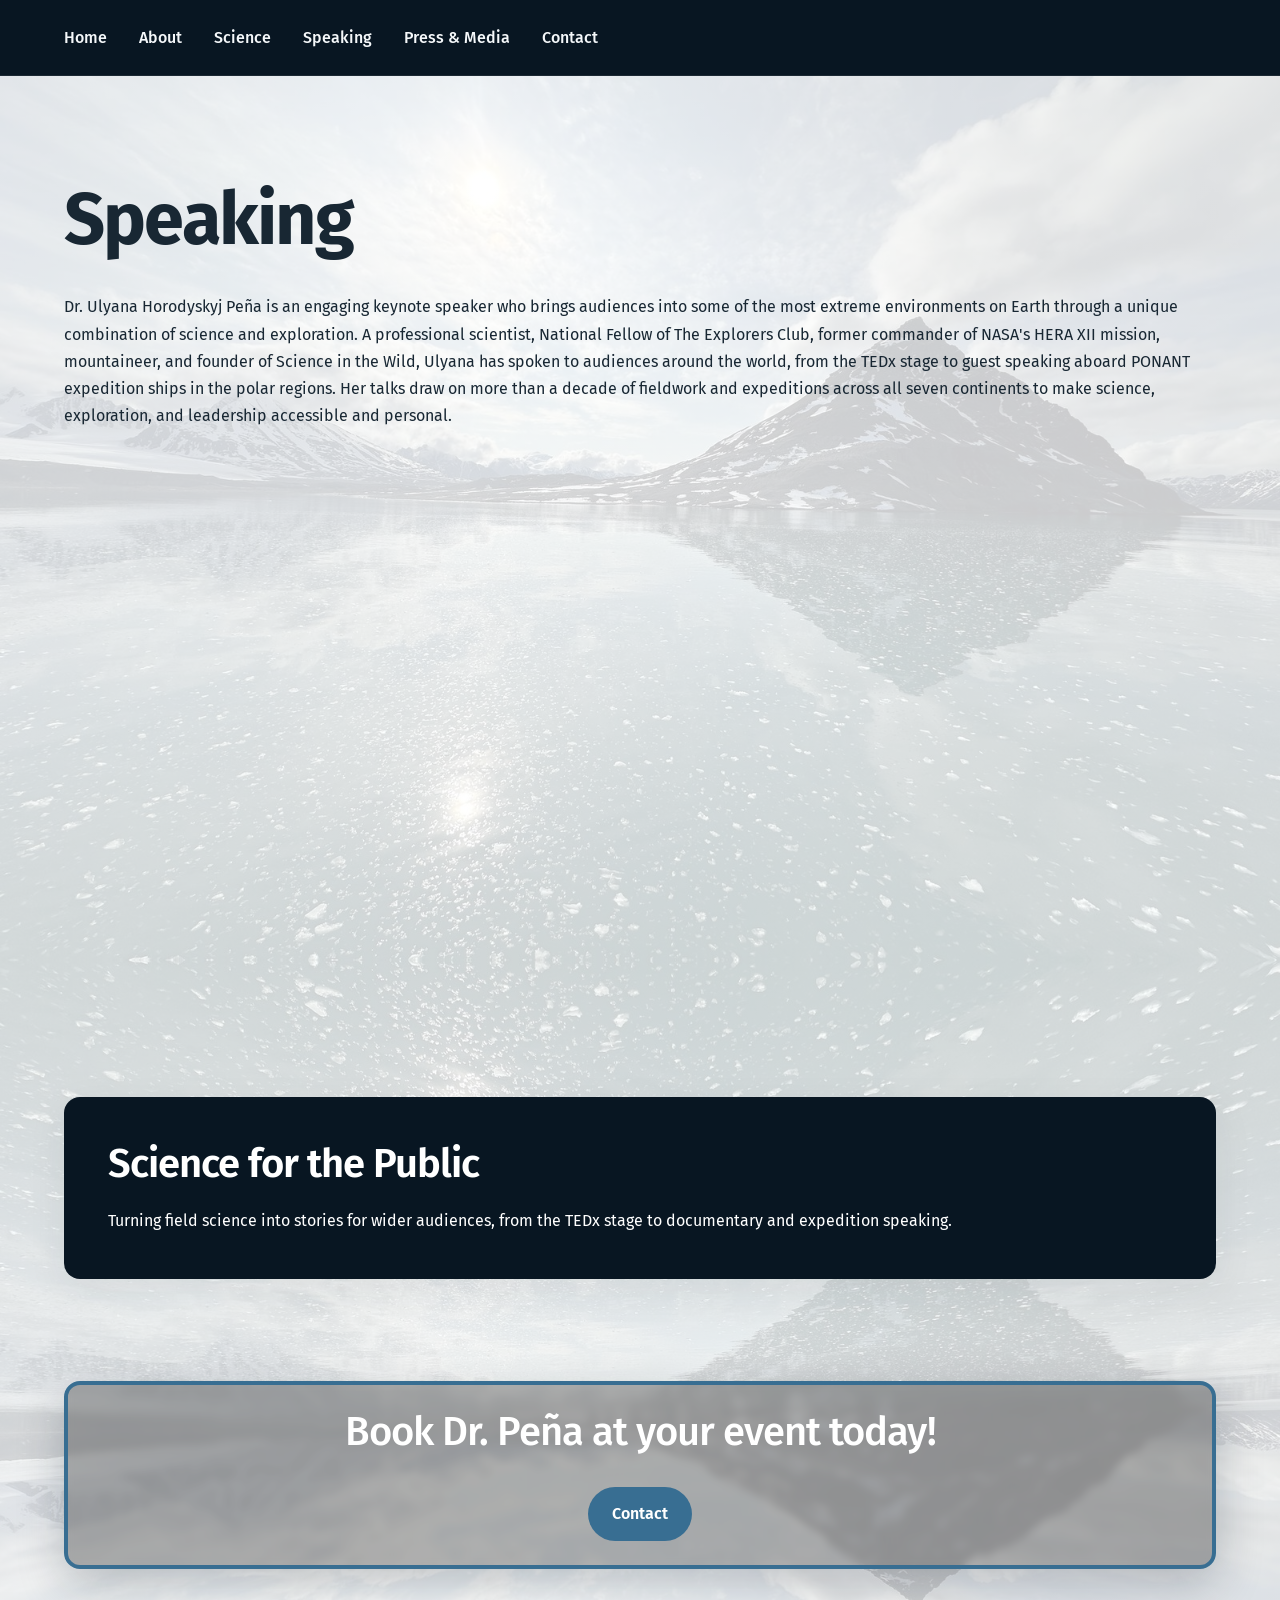
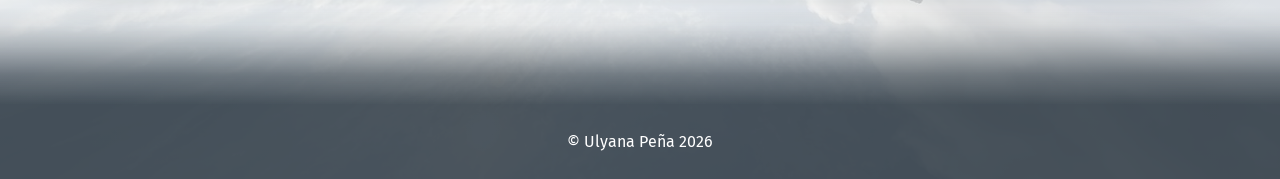
<file: speaking.html>
<!DOCTYPE html>
<html lang="en">
<head>
    <meta charset="UTF-8">
    <meta name="viewport" content="width=device-width, initial-scale=1.0">
    <title>Speaking | Ulyana H Peña</title>
    <link rel="preconnect" href="https://fonts.googleapis.com">
    <link rel="preconnect" href="https://fonts.gstatic.com" crossorigin>
    <link href="https://fonts.googleapis.com/css2?family=Fira+Sans:ital,wght@0,100;0,200;0,300;0,400;0,500;0,600;0,700;0,800;0,900;1,100;1,200;1,300;1,400;1,500;1,600;1,700;1,800;1,900&display=swap" rel="stylesheet">
    <link rel="stylesheet" href="styles.css">
</head>
<body>
    <nav>
        <a href="index.html">Home</a>
        <a href="about.html">About</a>
        <a href="science.html">Science</a>
        <a href="speaking.html">Speaking</a>
        <a href="press-and-media.html">Press &amp; Media</a>
        <a href="contact.html">Contact</a>
    </nav>

    <main>
        <section class="speaking">
            <h1>Speaking</h1>

            <p>Dr. Ulyana Horodyskyj Peña is an engaging keynote speaker who brings audiences into some of the most extreme environments on Earth through a unique combination of science and exploration. A professional scientist, National Fellow of The Explorers Club, former commander of NASA's HERA XII mission, mountaineer, and founder of Science in the Wild, Ulyana has spoken to audiences around the world, from the TEDx stage to guest speaking aboard PONANT expedition ships in the polar regions. Her talks draw on more than a decade of fieldwork and expeditions across all seven continents to make science, exploration, and leadership accessible and personal.</p>

            <div class="press__video">
                <iframe
                    src="https://www.youtube.com/embed/OE54K0sF-1g"
                    title="TEDx Talk: How Do We Climb Out of Crisis? Learn from Snow and Catastrophe"
                    allowfullscreen>
                    </iframe>
                </div>
                    <div class="card" style="margin-top: 0;">
                        <h2>Science for the Public</h2>
                        <p>Turning field science into stories for wider audiences, from the TEDx stage to documentary and expedition speaking.</p>
                    </div>
                </a>
            </div>
        </section>
        <a class="card booking-card" href="contact.html">
            <h2>Book Dr. Peña at your event today!</h2>
            <span class="button">Contact</span>
        </a>
    </main>

    <footer>
        <p>&copy; Ulyana Peña 2026</p>
    </footer>
</body>
</html>
</file>
<file: styles.css>
:root {
    --color-deep-sky-blue: #386e92;
    --color-nav-black: #081622;
    --card-background: #ffffff;
    --card-radius: 1rem;
    --card-shadow: 0 0.75rem 2.5rem rgba(24, 39, 51, 0.07);
    --content-width: 72rem;
    --page-gutter: clamp(1.25rem, 5vw, 4rem);
    --section-spacing: clamp(4rem, 8vw, 7rem);
    --card-gap: clamp(1.5rem, 4vw, 2.5rem);
}

*,
*::before,
*::after {
    box-sizing: border-box;
}

html {
    line-height: 1.7;
}

body {
    display: flex;
    min-height: 100vh;
    flex-direction: column;
    margin: 0;
    color: #182733;
    background-color: #f6f7f8;
    background-image:
        linear-gradient(rgba(255, 255, 255, 0.8), rgba(255, 255, 255, 0.8)),
        url(img/small/landscape-home-alternating.jpg);
    background-position: center top;
    background-repeat: repeat-y;
    background-size: 100% auto;
    font-family: "Fira Sans", sans-serif;
    font-size: 1rem;
    font-weight: 400;
}

nav {
    display: flex;
    flex-wrap: wrap;
    gap: 1rem 2rem;
    align-items: center;
    padding: 1.5rem max(var(--page-gutter), calc((100% - var(--content-width)) / 2));
    background: var(--color-nav-black);
    border-bottom: 1px solid rgba(255, 255, 255, 0.08);
}

nav a {
    color: #f5f8fa;
    font-weight: 500;
    text-decoration: none;
}

nav a:hover,
nav a:focus-visible {
    color: #82cfff;
}

main {
    flex: 1;
    width: min(100% - (2 * var(--page-gutter)), var(--content-width));
    margin-inline: auto;
    padding-block: var(--section-spacing);
}

main > section + section {
    margin-top: var(--section-spacing);
}

.science > section + section,
.press > section + section {
    margin-top: calc(var(--card-gap) * 2);
}

.science h2,
.press h2 {
    margin-bottom: 0.65rem;
}

h1,
h2,
h3 {
    margin-top: 0;
    line-height: 1.15;
    letter-spacing: -0.025em;
}

h1 {
    margin-bottom: 2rem;
    font-size: clamp(2.5rem, 7vw, 4.5rem);
    font-weight: 700;
}

h2 {
    margin-bottom: 1.25rem;
    font-size: clamp(1.75rem, 4vw, 2.5rem);
    font-weight: 600;
}

h3 {
    margin-bottom: 1rem;
    font-size: clamp(1.25rem, 2.5vw, 1.6rem);
    font-weight: 600;
}

p,
ul {
    margin-top: 0;
    margin-bottom: 1.25rem;
}

li + li {
    margin-top: 1rem;
}

a {
    color: var(--color-deep-sky-blue);
    text-underline-offset: 0.2em;
}

footer {
    position: relative;
    padding: 1.5rem var(--page-gutter);
    color: #ffffff;
    text-align: center;
    background: rgba(8, 22, 34, 0.72);
}

footer::before {
    position: absolute;
    right: 0;
    bottom: 100%;
    left: 0;
    height: 6rem;
    background: linear-gradient(
        to top,
        rgba(8, 22, 34, 0.72) 0%,
        rgba(8, 22, 34, 0.55) 30%,
        rgba(8, 22, 34, 0.25) 60%,
        rgba(8, 22, 34, 0.07) 82%,
        rgba(8, 22, 34, 0) 100%
    );
    content: "";
    pointer-events: none;
}

footer p {
    margin: 0;
}

.card {
    margin-block: 2rem;
    padding: clamp(1.5rem, 4vw, 2.75rem);
    overflow: hidden;
    color: #ffffff;
    background: var(--color-nav-black);
    border: 0;
    border-radius: var(--card-radius);
    box-shadow: var(--card-shadow);
}

.card > :first-child {
    margin-top: 0;
}

.card > :last-child {
    margin-bottom: 0;
}

.card img {
    display: block;
    width: 100%;
    height: auto;
    margin-bottom: 1.5rem;
    border-radius: calc(var(--card-radius) / 2);
    object-fit: cover;
}

.card a {
    color: #ffffff;
}

.card > a {
    display: inline-block;
    margin-top: 0.75rem;
    font-weight: 500;
}

.block-container {
    display: flex;
    flex-direction: column;
    gap: clamp(1.5rem, 4vw, 2.5rem);
}

.photo-block,
.text-block,
.photo-text-block {
    overflow: hidden;
    border-radius: var(--card-radius);
}

.block-container > .photo-block,
.block-container > .text-block,
.photo-text-block {
    box-shadow: var(--card-shadow);
}

.photo-block img {
    display: block;
    width: 100%;
    height: 100%;
    object-fit: cover;
}

.text-block {
    padding: clamp(1.5rem, 4vw, 2.75rem);
    background: var(--card-background);
}

.text-block > :first-child {
    margin-top: 0;
}

.text-block > :last-child {
    margin-bottom: 0;
}

.photo-text-block {
    display: flex;
    background: var(--card-background);
    border: 1px solid rgba(7, 89, 199, 0.18);
}

.photo-text-block > .photo-block {
    flex: 0 0 38%;
    border-radius: 0;
}

.photo-text-block > .text-block {
    flex: 1;
    border-radius: 0;
}

.photo-text-block--stacked {
    flex-direction: column;
}

.photo-text-block--stacked > .photo-block {
    flex-basis: auto;
}

.photo-text-block--stacked > .photo-block img {
    aspect-ratio: 16 / 9;
}

.photo-text-block h1 {
    font-size: clamp(2.25rem, 5vw, 4rem);
}

.block-container > .photo-block img {
    aspect-ratio: 16 / 9;
}

@media (max-width: 48rem) {
    .photo-text-block {
        flex-direction: column;
    }

    .photo-text-block > .photo-block {
        flex-basis: auto;
    }

    .photo-text-block > .photo-block img {
        max-height: 32rem;
        aspect-ratio: 4 / 5;
    }
}

.contact.card {
    display: flex;
    width: min(100%, 34rem);
    min-height: 20rem;
    flex-direction: column;
    justify-content: center;
    margin: auto;
    padding: clamp(1.5rem, 4vw, 3rem);
    color: #ffffff;
    background: rgba(0, 0, 0, 0.3);
    border: 1px solid rgba(255, 255, 255, 0.1);
    border-radius: var(--card-radius);
    box-shadow: 0 1rem 3rem rgba(8, 22, 34, 0.28);
    -webkit-backdrop-filter: blur(4px);
    backdrop-filter: blur(4px);
}

.contact.card h1 {
    margin-bottom: 1rem;
    font-size: clamp(2.25rem, 5vw, 3.25rem);
    text-align: center;
}

.contact.card address {
    width: min(100%, 28rem);
    margin-inline: auto;
    font-style: normal;
}

.contact.card address p {
    margin-bottom: 0.35rem;
}

.contact.card address p:last-child {
    margin-bottom: 0;
}

.contact.card a {
    color: #ffffff;
}

.card-grid {
    display: grid;
    grid-template-columns: 1fr;
    gap: var(--card-gap);
}

.card-grid > .card,
.card-grid > .photo-text-block {
    margin: 0;
    min-height: 100%;
}

@media (min-width: 48rem) {
    .card-grid {
        grid-template-columns: 1fr 1fr;
    }
}

.press__tedx-card,
.science__essay {
    grid-column: 1 / -1;
}

.press__video {
    position: relative;
    margin-top: 1rem;
    overflow: hidden;
    aspect-ratio: 16 / 9;
    border-radius: calc(var(--card-radius) / 2);
}

.press__video iframe {
    position: absolute;
    inset: 0;
    width: 100%;
    height: 100%;
    border: 0;
}

.speaking__topics {
    margin-top: 0.65rem;
}

.speaking__topic.card {
    display: flex;
    aspect-ratio: 1;
    flex-direction: column;
    justify-content: center;
    margin-block: 0;
    color: inherit;
    text-align: center;
    text-decoration: none;
}

.speaking__topic.card h2 {
    margin-bottom: 0.75rem;
}

.speaking__topic.card p {
    margin-bottom: 0;
}

.speaking__topic--full {
    aspect-ratio: auto;
    min-height: 0;
    color: inherit;
    text-decoration: none;
    grid-column: 1 / -1;
}

.speaking__topic--full .text-block {
    text-align: center;
}


.booking-card.card {
    display: block;
    box-sizing: border-box;
    width: 100%;
    margin-top: clamp(4rem, 8vw, 7rem);
    padding: clamp(1rem, 2vw, 1.5rem);
    color: #ffffff;
    text-align: center;
    text-decoration: none;
    background: rgba(0, 0, 0, 0.3);
    border: 4px solid var(--color-deep-sky-blue);
    box-shadow:
        inset 0 0 0 0 var(--color-deep-sky-blue),
        0 1rem 3rem rgba(8, 22, 34, 0.24);
    -webkit-backdrop-filter: blur(4px);
    backdrop-filter: blur(4px);
    transition: box-shadow 80ms ease;
}

.booking-card.card:hover,
.booking-card.card:focus-visible,
.booking-card.card:focus-within {
    box-shadow:
        inset 0 0 0 2px var(--color-deep-sky-blue),
        0 1rem 3rem rgba(8, 22, 34, 0.4);
}

.booking-card.card h2 {
    font-weight: 500;
}

.booking-card .button {
    display: inline-block;
    margin-top: 0.75rem;
    color: #ffffff;
    background: var(--color-deep-sky-blue);
}

.booking-card .button:hover,
.booking-card .button:focus-visible {
    color: #ffffff;
    background: var(--color-deep-sky-blue);
}

.button {
    padding: 0.85rem 1.5rem;
    color: #ffffff;
    background: var(--color-deep-sky-blue);
    border: 0;
    border-radius: 999px;
    font: inherit;
    font-weight: 600;
    cursor: pointer;
}

.button:hover,
.button:focus-visible {
    background: #194d5b;
}


body#home,
body#contact {
    min-height: 100vh;
    background-position: center;
    background-size: cover;
    background-repeat: no-repeat;
}

body#home {
    background-image: url(img/small/landscape-home-alternating.jpg);
    background-position: center top;
    background-repeat: repeat-y;
    background-size: 100% auto;
}

body#contact {
    background-image: url(img/small/contact-ocean.jpg);
}

body#home main {
    padding-top: 0;
}

.home-hero__text {
    margin-bottom: clamp(3rem, 6vw, 5rem);
    padding-block: clamp(1.5rem, 4vw, 3rem);
    color: inherit;
    text-align: left;
}

.home-hero__text h1 {
    margin-bottom: 1rem;
    font-size: clamp(3rem, 6vw, 4.75rem);
}

.home-hero__text p {
    margin: 0;
    font-size: clamp(1.25rem, 2.5vw, 2rem);
    font-weight: 500;
}

.home-bio {
    margin-top: auto;
    padding: clamp(1rem, 2.5vw, 1.5rem);
    background: rgba(0, 0, 0, 0.3);
    border: 1px solid rgba(255, 255, 255, 0.1);
    border-radius: 0.75rem;
    backdrop-filter: blur(4px);
}

.home-bio > :last-child {
    margin-bottom: 0;
}

.home-intro {
    display: grid;
    grid-template-columns: minmax(0, 3fr) minmax(18rem, 2fr);
    min-height: max(28rem, calc(min(75vw, 85vh) - 5rem));
    gap: clamp(1rem, 2vw, 2rem);
    align-items: stretch;
}

.home-intro > .text-block {
    display: flex;
    flex-direction: column;
    overflow: visible;
    padding: 2rem 0 0 1rem;
    color: #ffffff;
    background: transparent;
    text-shadow: 0 0.15rem 1rem rgba(8, 22, 34, 0.4);
}

.home-intro > .photo-block {
    width: min(100%, 28rem);
    height: auto;
    align-self: end;
    justify-self: end;
    border-radius: 0;
    box-shadow: 0 1rem 3rem rgba(8, 22, 34, 0.3);
}

.home-intro > .photo-block img {
    height: auto;
    object-position: center;
}

@media (max-width: 48rem) {
    .home-intro {
        grid-template-columns: 1fr;
        padding-block: 3rem;
    }

    .home-intro > .photo-block {
        width: min(100%, 28rem);
        justify-self: center;
    }

    .home-intro > .photo-block img {
        height: auto;
    }
}

body#about main {
    width: min(100% - (2 * var(--page-gutter)), 64rem);
}

body#about .block-container {
    gap: clamp(2.5rem, 6vw, 4.5rem);
}

body#about main > section + section {
    margin-top: clamp(5rem, 10vw, 8rem);
}

body#contact main {
    display: grid;
    width: 100%;
    padding: var(--page-gutter);
    place-items: center;
}
</file>
